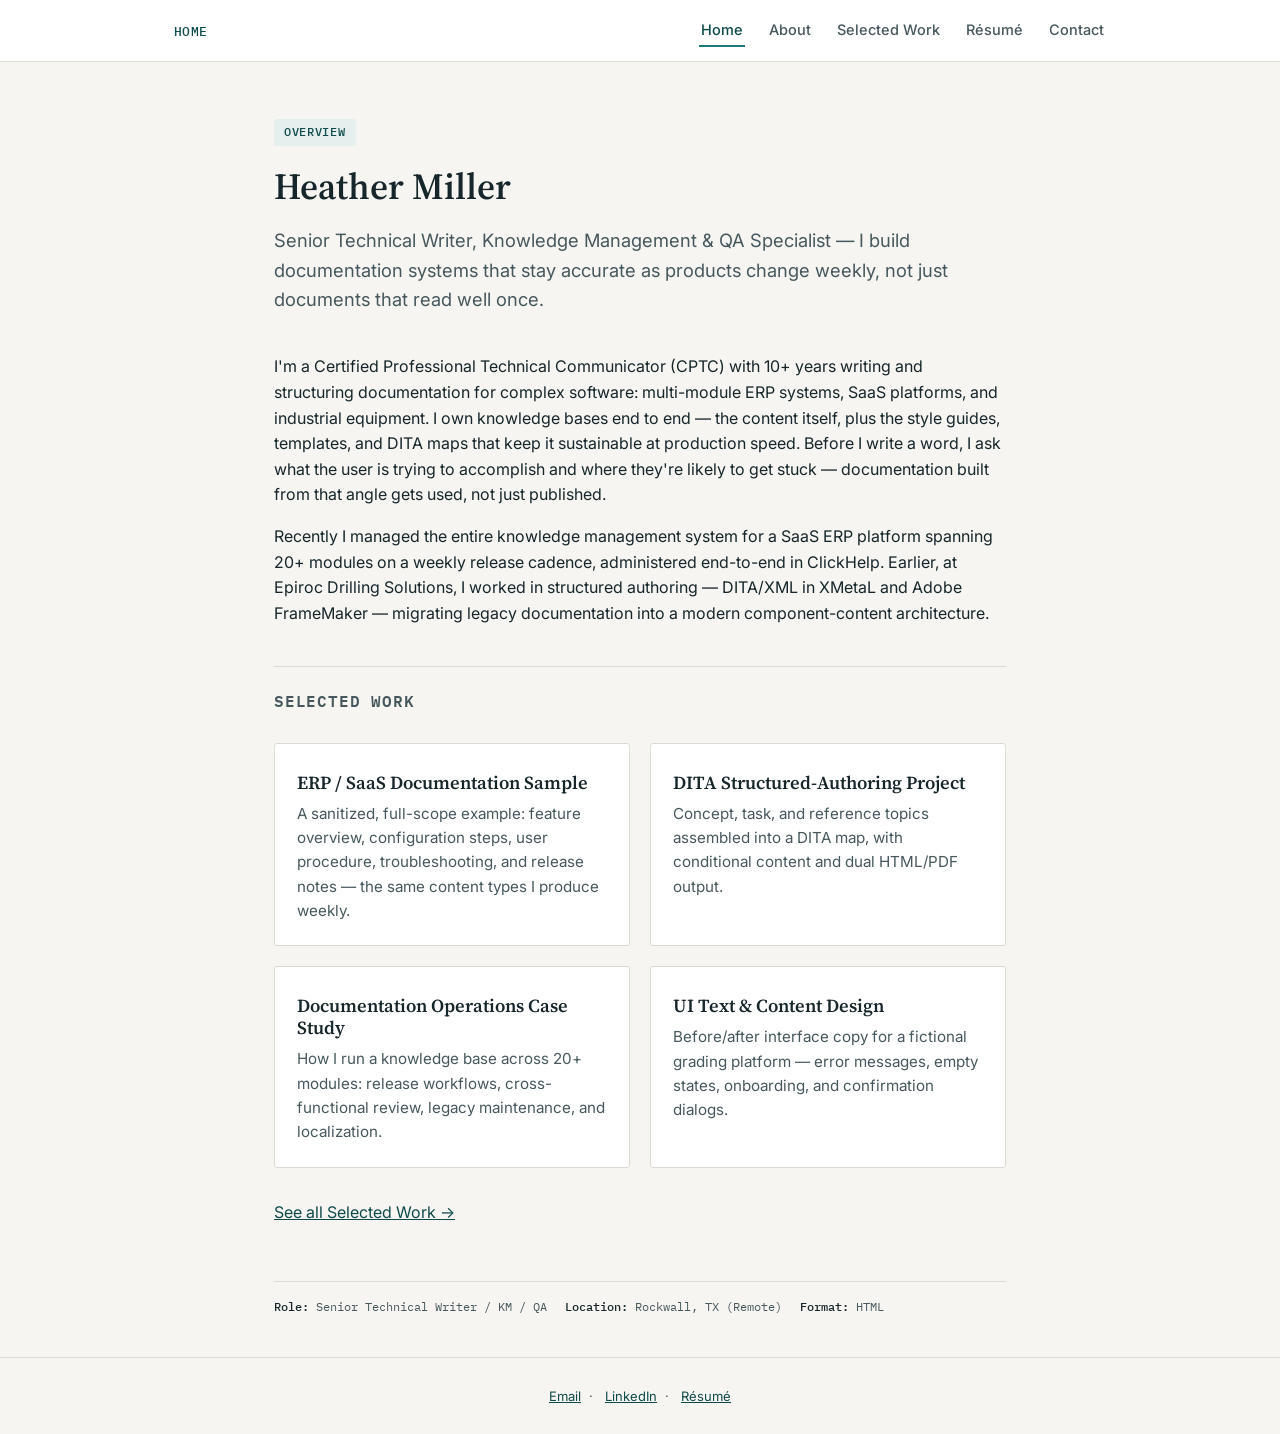
<file: index.html>
<!DOCTYPE html>
<html lang="en">
<head>
<meta charset="UTF-8">
<meta name="viewport" content="width=device-width, initial-scale=1.0">
<title>Heather Miller — Senior Technical Writer & QA</title>
<meta name="description" content="Senior Technical Writer specializing in structured authoring, ERP/SaaS documentation, knowledge management systems, and content QA.">
<link rel="stylesheet" href="style.css">
</head>
<body>

<div class="topbar">
  <div class="topbar-inner">
    <div class="breadcrumb"><span class="current">HOME</span></div>
    <nav class="mainnav">
      <a href="index.html" class="active">Home</a>
      <a href="about.html">About</a>
      <a href="work.html">Selected Work</a>
      <a href="resume.html">Résumé</a>
      <a href="contact.html">Contact</a>
    </nav>
  </div>
</div>

<main>
  <span class="badge overview">Overview</span>
  <h1 class="pagetitle">Heather Miller</h1>
  <p class="dek">Senior Technical Writer, Knowledge Management &amp; QA Specialist — I build documentation systems that stay accurate as products change weekly, not just documents that read well once.</p>

  <div class="section">
    <p>I'm a Certified Professional Technical Communicator (CPTC) with 10+ years writing and structuring documentation for complex software: multi-module ERP systems, SaaS platforms, and industrial equipment. I own knowledge bases end to end — the content itself, plus the style guides, templates, and DITA maps that keep it sustainable at production speed. Before I write a word, I ask what the user is trying to accomplish and where they're likely to get stuck — documentation built from that angle gets used, not just published.</p>
    <p>Recently I managed the entire knowledge management system for a SaaS ERP platform spanning 20+ modules on a weekly release cadence, administered end-to-end in ClickHelp. Earlier, at Epiroc Drilling Solutions, I worked in structured authoring — DITA/XML in XMetaL and Adobe FrameMaker — migrating legacy documentation into a modern component-content architecture.</p>
  </div>

  <div class="section">
    <h2 style="font-family:'IBM Plex Mono', monospace; font-size:1rem; text-transform:uppercase; letter-spacing:0.05em; color:var(--ink-soft); border-top:1px solid var(--line); padding-top:24px;">Selected Work</h2>
    <div class="card-grid">
      <a class="card" href="erp-saas-sample.html">
       <h3>ERP / SaaS Documentation Sample</h3>
        <p>A sanitized, full-scope example: feature overview, configuration steps, user procedure, troubleshooting, and release notes — the same content types I produce weekly.</p>
      </a>
      <a class="card" href="dita-sample.html">
       <h3>DITA Structured-Authoring Project</h3>
        <p>Concept, task, and reference topics assembled into a DITA map, with conditional content and dual HTML/PDF output.</p>
      </a>
      <a class="card" href="ops-case-study.html">
       <h3>Documentation Operations Case Study</h3>
        <p>How I run a knowledge base across 20+ modules: release workflows, cross-functional review, legacy maintenance, and localization.</p>
      </a>
      <a href="ui-text-sample.html" class="card">
  <h3>UI Text &amp; Content Design</h3>
  <p>Before/after interface copy for a fictional grading platform — error messages, empty states, onboarding, and confirmation dialogs.</p>
</a>
    </div>
    <p><a href="work.html">See all Selected Work →</a></p>
  </div>

    <div class="topic-footer">
    <span><strong>Role:</strong> Senior Technical Writer / KM / QA</span>
    <span><strong>Location:</strong> Rockwall, TX (Remote)</span>
    <span><strong>Format:</strong> HTML</span>
  </div>
</main>

<footer class="sitefooter">
  <a href="mailto:miller1218@outlook.com">Email</a>·
  <a href="https://www.linkedin.com/in/heather-m-8a455a157/" target="_blank" rel="noopener">LinkedIn</a>·
  <a href="resume.html">Résumé</a>
</footer>

</body>
</html>
</file>
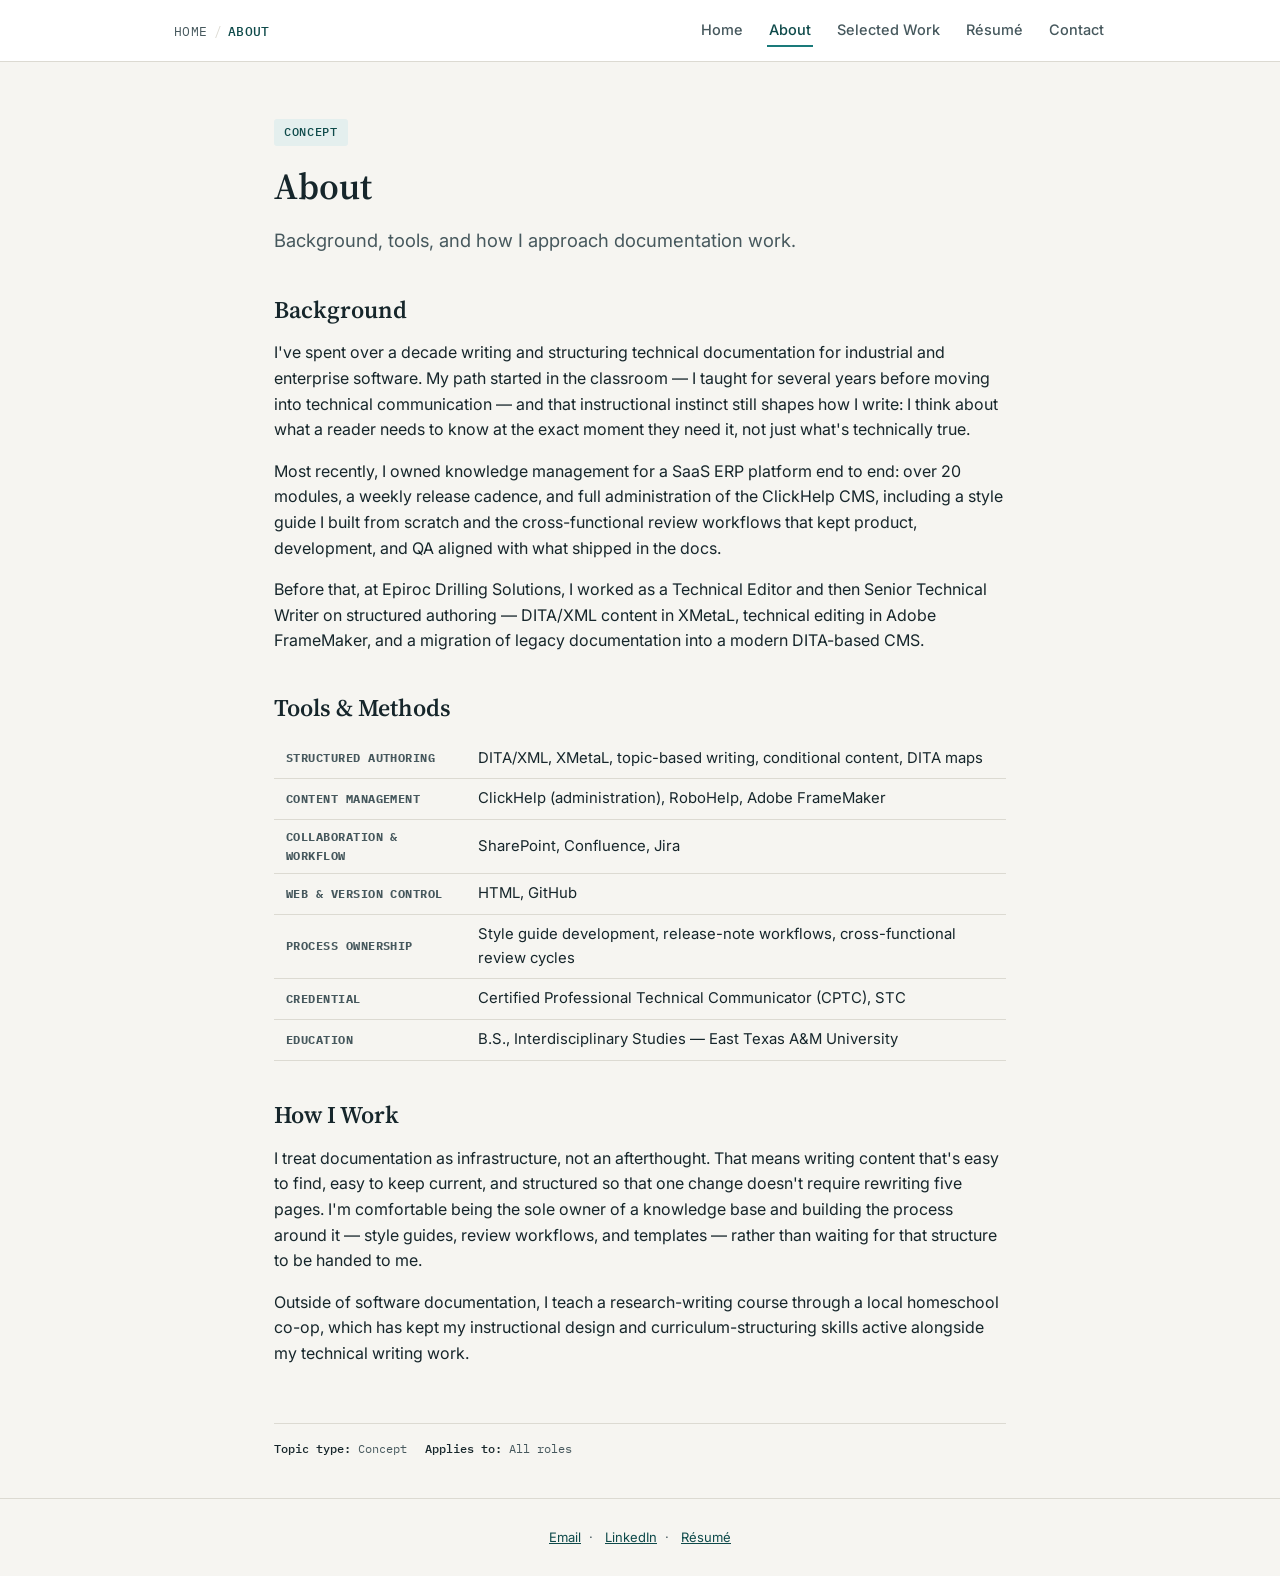
<file: about.html>
<!DOCTYPE html>
<html lang="en">
<head>
<meta charset="UTF-8">
<meta name="viewport" content="width=device-width, initial-scale=1.0">
<title>About — Heather Miller</title>
  <meta name="description" content="About Heather Miller, a Certified Professional Technical Communicator with 10+ years in structured authoring, ERP/SaaS documentation, and knowledge management.">
<link rel="stylesheet" href="style.css">
</head>
<body>

<div class="topbar">
  <div class="topbar-inner">
    <div class="breadcrumb"><a href="index.html">Home</a><span class="sep">/</span><span class="current">About</span></div>
    <nav class="mainnav">
      <a href="index.html">Home</a>
      <a href="about.html" class="active">About</a>
      <a href="work.html">Selected Work</a>
      <a href="resume.html">Résumé</a>
      <a href="contact.html">Contact</a>
    </nav>
  </div>
</div>

<main>
  <span class="badge concept">Concept</span>
  <h1 class="pagetitle">About</h1>
  <p class="dek">Background, tools, and how I approach documentation work.</p>

  <div class="section">
    <h2>Background</h2>
    <p>I've spent over a decade writing and structuring technical documentation for industrial and enterprise software. My path started in the classroom — I taught for several years before moving into technical communication — and that instructional instinct still shapes how I write: I think about what a reader needs to know at the exact moment they need it, not just what's technically true.</p>
    <p>Most recently, I owned knowledge management for a SaaS ERP platform end to end: over 20 modules, a weekly release cadence, and full administration of the ClickHelp CMS, including a style guide I built from scratch and the cross-functional review workflows that kept product, development, and QA aligned with what shipped in the docs.</p>
    <p>Before that, at Epiroc Drilling Solutions, I worked as a Technical Editor and then Senior Technical Writer on structured authoring — DITA/XML content in XMetaL, technical editing in Adobe FrameMaker, and a migration of legacy documentation into a modern DITA-based CMS.</p>
  </div>

  <div class="section">
    <h2>Tools &amp; Methods</h2>
    <table class="spec">
  <tr><th>Structured authoring</th><td>DITA/XML, XMetaL, topic-based writing, conditional content, DITA maps</td></tr>
  <tr><th>Content management</th><td>ClickHelp (administration), RoboHelp, Adobe FrameMaker</td></tr>
  <tr><th>Collaboration &amp; workflow</th><td>SharePoint, Confluence, Jira</td></tr>
  <tr><th>Web &amp; version control</th><td>HTML, GitHub</td></tr>
  <tr><th>Process ownership</th><td>Style guide development, release-note workflows, cross-functional review cycles</td></tr>
  <tr><th>Credential</th><td>Certified Professional Technical Communicator (CPTC), STC</td></tr>
  <tr><th>Education</th><td>B.S., Interdisciplinary Studies — East Texas A&amp;M University</td></tr>
</table>
  </div>

  <div class="section">
    <h2>How I Work</h2>
    <p>I treat documentation as infrastructure, not an afterthought. That means writing content that's easy to find, easy to keep current, and structured so that one change doesn't require rewriting five pages. I'm comfortable being the sole owner of a knowledge base and building the process around it — style guides, review workflows, and templates — rather than waiting for that structure to be handed to me.</p>
    <p>Outside of software documentation, I teach a research-writing course through a local homeschool co-op, which has kept my instructional design and curriculum-structuring skills active alongside my technical writing work.</p>
  </div>

  <div class="topic-footer">
    <span><strong>Topic type:</strong> Concept</span>
    <span><strong>Applies to:</strong> All roles</span>
  </div>
</main>

<footer class="sitefooter">
  <a href="mailto:miller1218@outlook.com">Email</a>·
  <a href="https://www.linkedin.com/in/heather-m-8a455a157/" target="_blank" rel="noopener">LinkedIn</a>·
  <a href="resume.html">Résumé</a>
</footer>

</body>
</html>
</file>
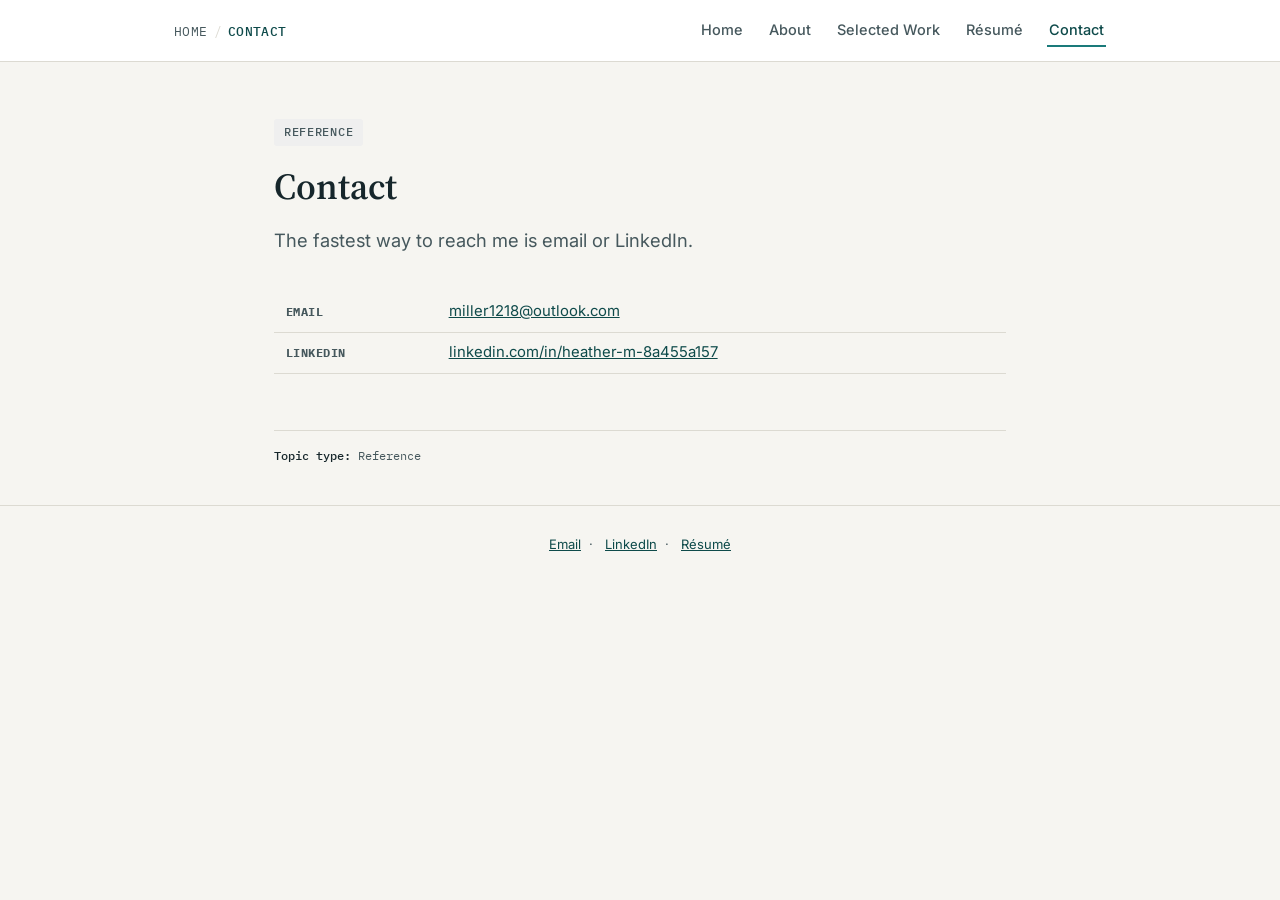
<file: contact.html>
<!DOCTYPE html>
<html lang="en">
<head>
<meta charset="UTF-8">
<meta name="viewport" content="width=device-width, initial-scale=1.0">
<title>Contact — Heather Miller</title>
  <meta name="description" content="Contact Heather Miller, Senior Technical Writer, Knowledge Management & QA Specialist, by email or LinkedIn.">
<link rel="stylesheet" href="style.css">
</head>
<body>

<div class="topbar">
  <div class="topbar-inner">
    <div class="breadcrumb"><a href="index.html">Home</a><span class="sep">/</span><span class="current">Contact</span></div>
    <nav class="mainnav">
      <a href="index.html">Home</a>
      <a href="about.html">About</a>
      <a href="work.html">Selected Work</a>
      <a href="resume.html">Résumé</a>
      <a href="contact.html" class="active">Contact</a>
    </nav>
  </div>
</div>

<main>
  <span class="badge reference">Reference</span>
  <h1 class="pagetitle">Contact</h1>
  <p class="dek">The fastest way to reach me is email or LinkedIn.</p>

  <table class="spec">
    <tr><th>Email</th><td><a href="mailto:miller1218@outlook.com">miller1218@outlook.com</a></td></tr>
    <tr><th>LinkedIn</th><td><a href="https://www.linkedin.com/in/heather-m-8a455a157/" target="_blank" rel="noopener">linkedin.com/in/heather-m-8a455a157</a></td></tr>
  </table>

  <div class="topic-footer">
    <span><strong>Topic type:</strong> Reference</span>
  </div>
</main>

<footer class="sitefooter">
  <a href="mailto:miller1218@outlook.com">Email</a>·
  <a href="https://www.linkedin.com/in/heather-m-8a455a157/" target="_blank" rel="noopener">LinkedIn</a>·
  <a href="resume.html">Résumé</a>
</footer>

</body>
</html>
</file>
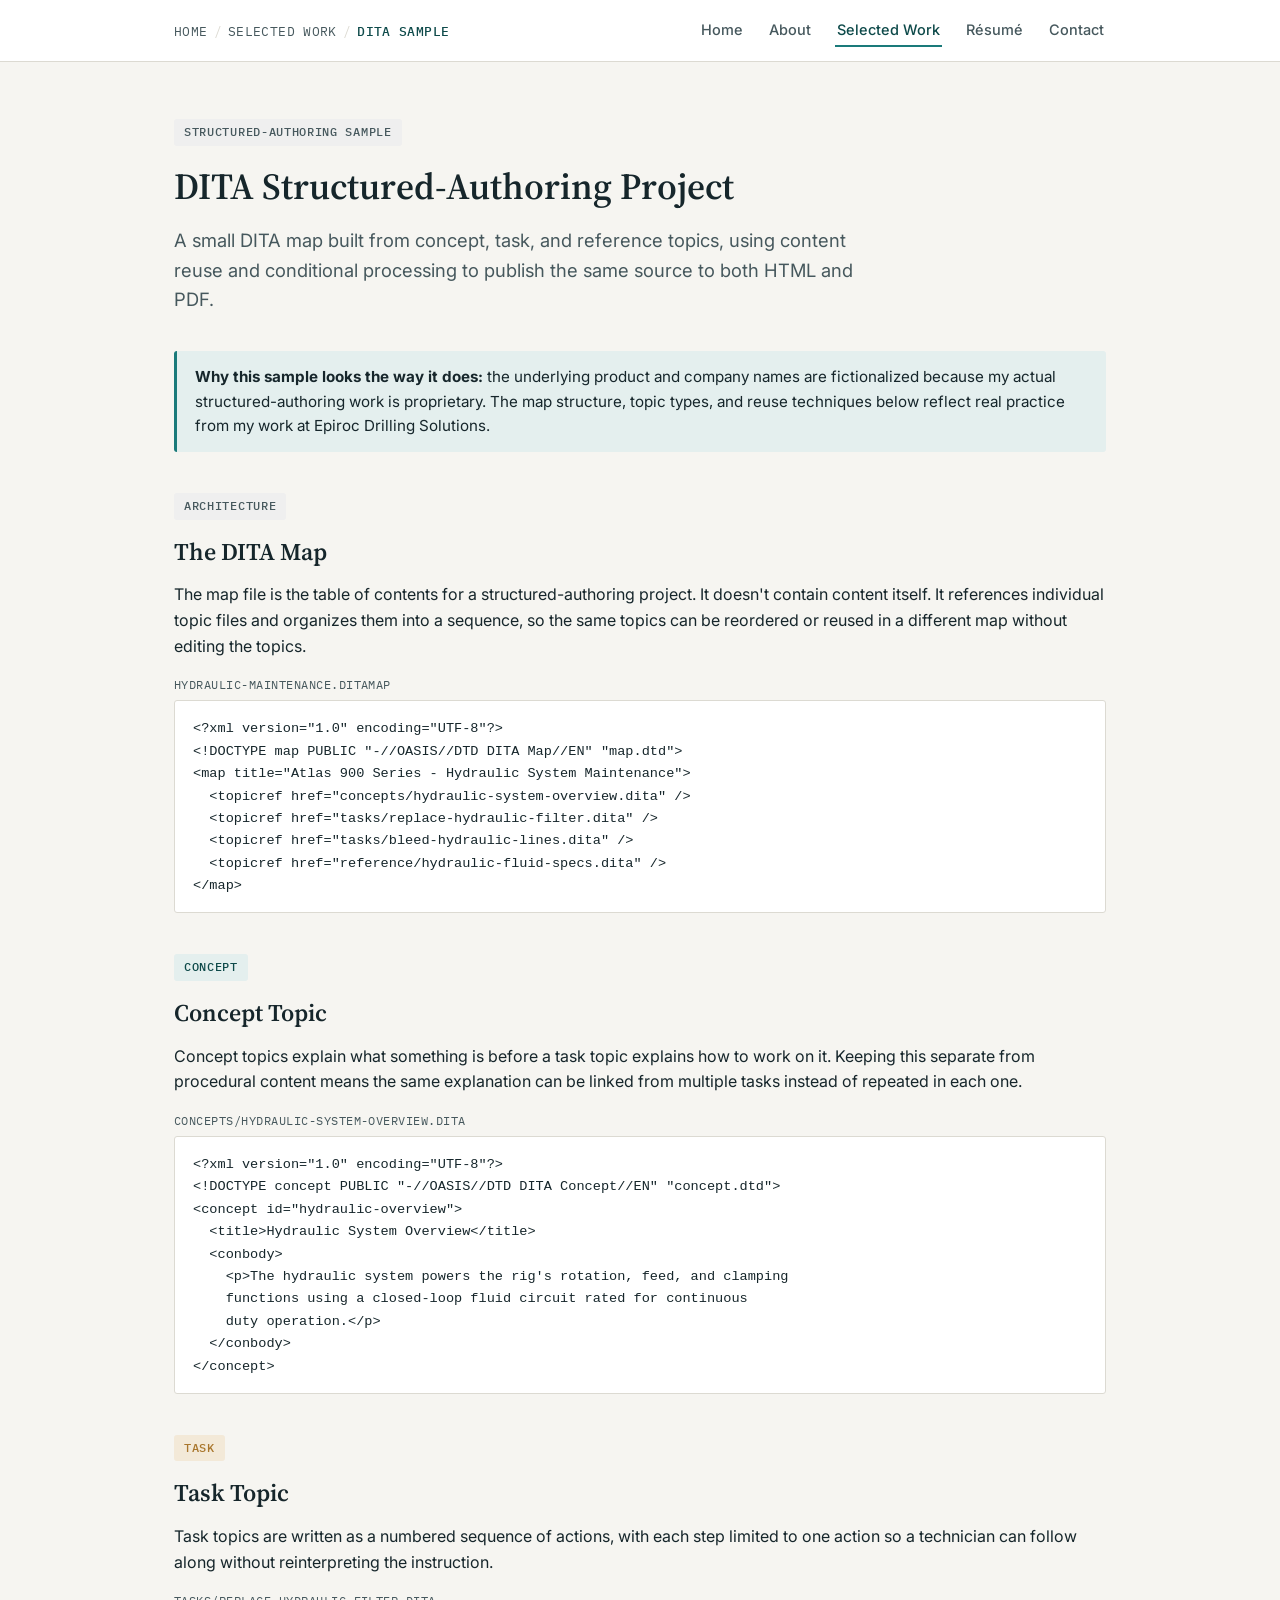
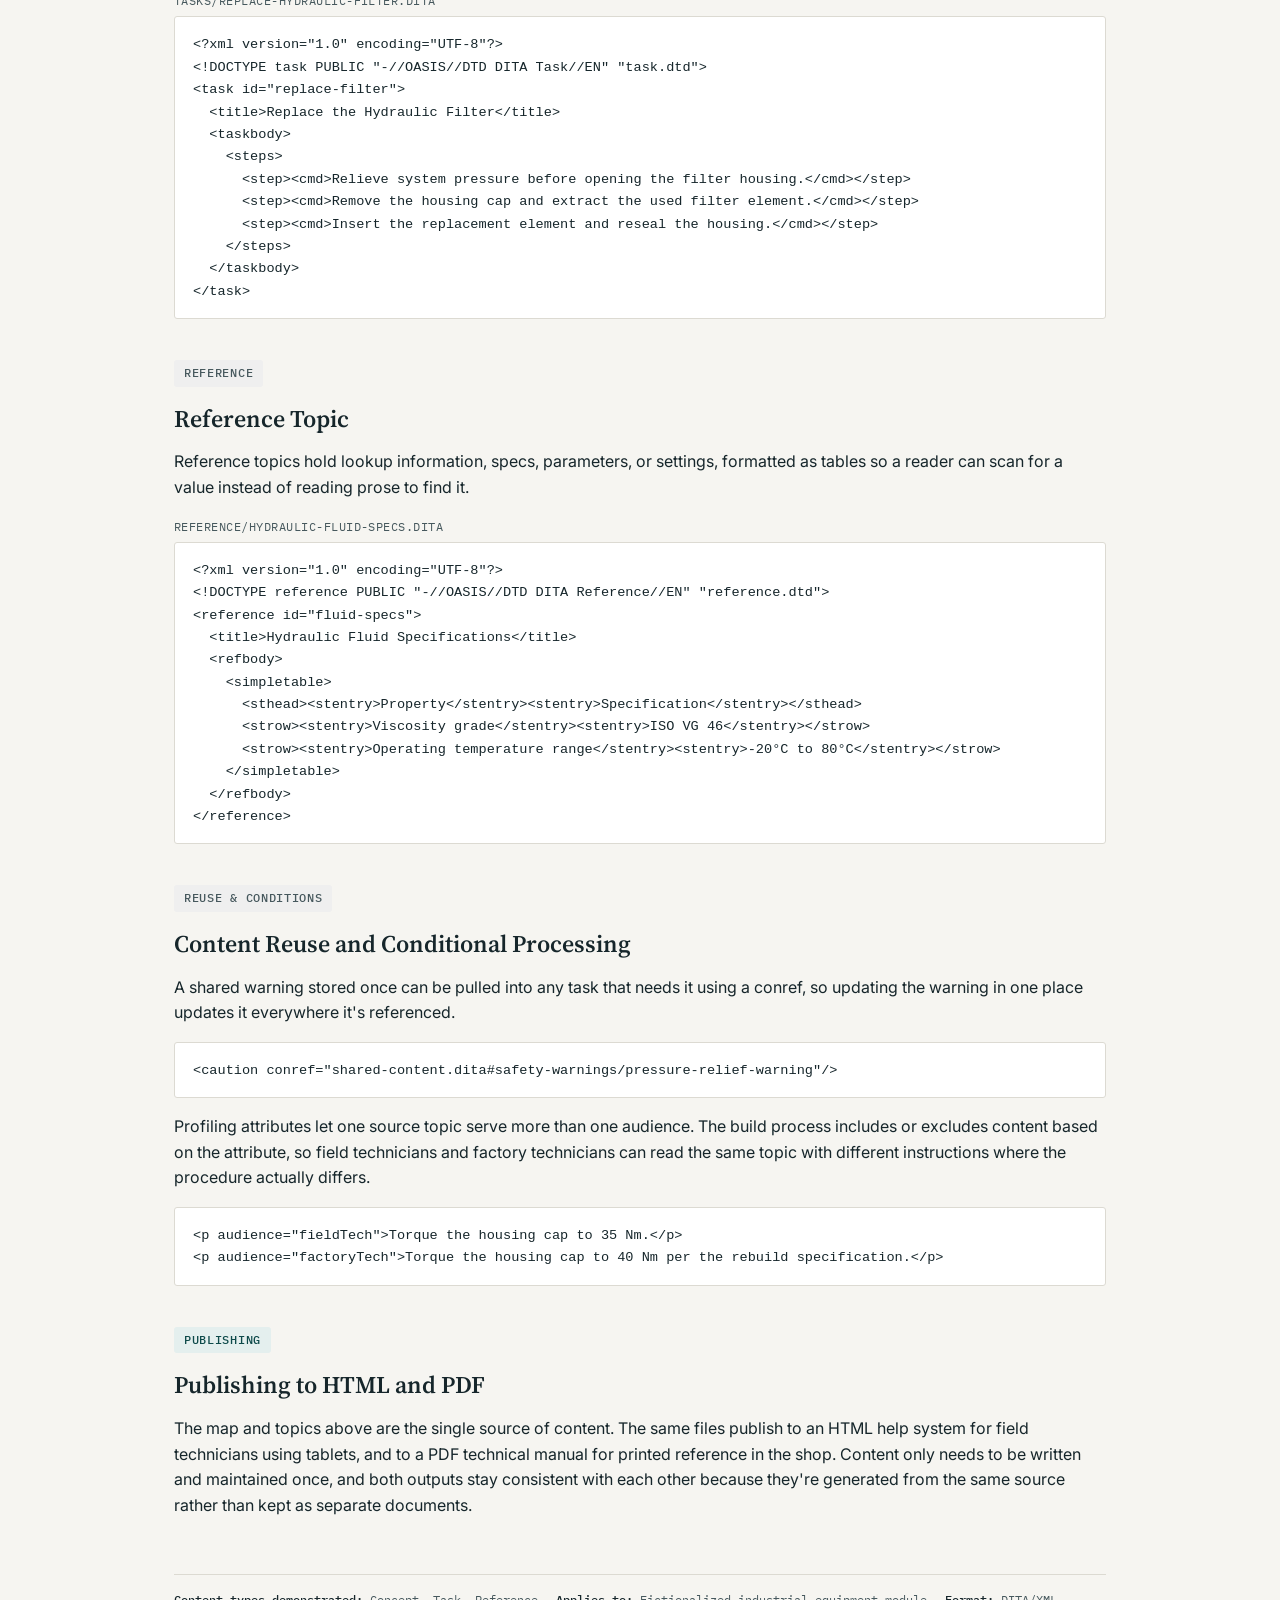
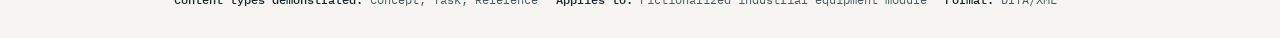
<file: dita-sample.html>
<!DOCTYPE html>
<html lang="en">
<head>
<meta charset="UTF-8">
<meta name="viewport" content="width=device-width, initial-scale=1.0">
<title>DITA Structured-Authoring Project — Heather Miller</title>
  <meta name="description" content="Sample DITA structured-authoring project by Heather Miller: concept, task, and reference topics with content reuse and dual HTML/PDF publishing.">
<link rel="stylesheet" href="style.css">
</head>
<body class="wide">

<div class="topbar">
  <div class="topbar-inner">
    <div class="breadcrumb"><a href="index.html">Home</a><span class="sep">/</span><a href="work.html">Selected Work</a><span class="sep">/</span><span class="current">DITA Sample</span></div>
    <nav class="mainnav">
      <a href="index.html">Home</a>
      <a href="about.html">About</a>
      <a href="work.html" class="active">Selected Work</a>
      <a href="resume.html">Résumé</a>
      <a href="contact.html">Contact</a>
    </nav>
  </div>
</div>

<main>
  <span class="badge reference">Structured-Authoring Sample</span>
  <h1 class="pagetitle">DITA Structured-Authoring Project</h1>
  <p class="dek">A small DITA map built from concept, task, and reference topics, using content reuse and conditional processing to publish the same source to both HTML and PDF.</p>

  <div class="callout">
    <strong>Why this sample looks the way it does:</strong> the underlying product and company names are fictionalized because my actual structured-authoring work is proprietary. The map structure, topic types, and reuse techniques below reflect real practice from my work at Epiroc Drilling Solutions.
  </div>

  <div class="section">
    <span class="badge reference">Architecture</span>
    <h2>The DITA Map</h2>
    <p>The map file is the table of contents for a structured-authoring project. It doesn't contain content itself. It references individual topic files and organizes them into a sequence, so the same topics can be reordered or reused in a different map without editing the topics.</p>
    <span class="code-label">hydraulic-maintenance.ditamap</span>
    <pre class="codeblock"><code>&lt;?xml version="1.0" encoding="UTF-8"?&gt;
&lt;!DOCTYPE map PUBLIC "-//OASIS//DTD DITA Map//EN" "map.dtd"&gt;
&lt;map title="Atlas 900 Series - Hydraulic System Maintenance"&gt;
  &lt;topicref href="concepts/hydraulic-system-overview.dita" /&gt;
  &lt;topicref href="tasks/replace-hydraulic-filter.dita" /&gt;
  &lt;topicref href="tasks/bleed-hydraulic-lines.dita" /&gt;
  &lt;topicref href="reference/hydraulic-fluid-specs.dita" /&gt;
&lt;/map&gt;</code></pre>
  </div>

  <div class="section">
    <span class="badge concept">Concept</span>
    <h2>Concept Topic</h2>
    <p>Concept topics explain what something is before a task topic explains how to work on it. Keeping this separate from procedural content means the same explanation can be linked from multiple tasks instead of repeated in each one.</p>
    <span class="code-label">concepts/hydraulic-system-overview.dita</span>
    <pre class="codeblock"><code>&lt;?xml version="1.0" encoding="UTF-8"?&gt;
&lt;!DOCTYPE concept PUBLIC "-//OASIS//DTD DITA Concept//EN" "concept.dtd"&gt;
&lt;concept id="hydraulic-overview"&gt;
  &lt;title&gt;Hydraulic System Overview&lt;/title&gt;
  &lt;conbody&gt;
    &lt;p&gt;The hydraulic system powers the rig's rotation, feed, and clamping
    functions using a closed-loop fluid circuit rated for continuous
    duty operation.&lt;/p&gt;
  &lt;/conbody&gt;
&lt;/concept&gt;</code></pre>
  </div>

  <div class="section">
    <span class="badge task">Task</span>
    <h2>Task Topic</h2>
    <p>Task topics are written as a numbered sequence of actions, with each step limited to one action so a technician can follow along without reinterpreting the instruction.</p>
    <span class="code-label">tasks/replace-hydraulic-filter.dita</span>
    <pre class="codeblock"><code>&lt;?xml version="1.0" encoding="UTF-8"?&gt;
&lt;!DOCTYPE task PUBLIC "-//OASIS//DTD DITA Task//EN" "task.dtd"&gt;
&lt;task id="replace-filter"&gt;
  &lt;title&gt;Replace the Hydraulic Filter&lt;/title&gt;
  &lt;taskbody&gt;
    &lt;steps&gt;
      &lt;step&gt;&lt;cmd&gt;Relieve system pressure before opening the filter housing.&lt;/cmd&gt;&lt;/step&gt;
      &lt;step&gt;&lt;cmd&gt;Remove the housing cap and extract the used filter element.&lt;/cmd&gt;&lt;/step&gt;
      &lt;step&gt;&lt;cmd&gt;Insert the replacement element and reseal the housing.&lt;/cmd&gt;&lt;/step&gt;
    &lt;/steps&gt;
  &lt;/taskbody&gt;
&lt;/task&gt;</code></pre>
  </div>

  <div class="section">
    <span class="badge reference">Reference</span>
    <h2>Reference Topic</h2>
    <p>Reference topics hold lookup information, specs, parameters, or settings, formatted as tables so a reader can scan for a value instead of reading prose to find it.</p>
    <span class="code-label">reference/hydraulic-fluid-specs.dita</span>
    <pre class="codeblock"><code>&lt;?xml version="1.0" encoding="UTF-8"?&gt;
&lt;!DOCTYPE reference PUBLIC "-//OASIS//DTD DITA Reference//EN" "reference.dtd"&gt;
&lt;reference id="fluid-specs"&gt;
  &lt;title&gt;Hydraulic Fluid Specifications&lt;/title&gt;
  &lt;refbody&gt;
    &lt;simpletable&gt;
      &lt;sthead&gt;&lt;stentry&gt;Property&lt;/stentry&gt;&lt;stentry&gt;Specification&lt;/stentry&gt;&lt;/sthead&gt;
      &lt;strow&gt;&lt;stentry&gt;Viscosity grade&lt;/stentry&gt;&lt;stentry&gt;ISO VG 46&lt;/stentry&gt;&lt;/strow&gt;
      &lt;strow&gt;&lt;stentry&gt;Operating temperature range&lt;/stentry&gt;&lt;stentry&gt;-20°C to 80°C&lt;/stentry&gt;&lt;/strow&gt;
    &lt;/simpletable&gt;
  &lt;/refbody&gt;
&lt;/reference&gt;</code></pre>
  </div>

  <div class="section">
    <span class="badge reference">Reuse &amp; Conditions</span>
    <h2>Content Reuse and Conditional Processing</h2>
    <p>A shared warning stored once can be pulled into any task that needs it using a conref, so updating the warning in one place updates it everywhere it's referenced.</p>
    <pre class="codeblock"><code>&lt;caution conref="shared-content.dita#safety-warnings/pressure-relief-warning"/&gt;</code></pre>
    <p>Profiling attributes let one source topic serve more than one audience. The build process includes or excludes content based on the attribute, so field technicians and factory technicians can read the same topic with different instructions where the procedure actually differs.</p>
    <pre class="codeblock"><code>&lt;p audience="fieldTech"&gt;Torque the housing cap to 35 Nm.&lt;/p&gt;
&lt;p audience="factoryTech"&gt;Torque the housing cap to 40 Nm per the rebuild specification.&lt;/p&gt;</code></pre>
  </div>

  <div class="section">
    <span class="badge overview">Publishing</span>
    <h2>Publishing to HTML and PDF</h2>
    <p>The map and topics above are the single source of content. The same files publish to an HTML help system for field technicians using tablets, and to a PDF technical manual for printed reference in the shop. Content only needs to be written and maintained once, and both outputs stay consistent with each other because they're generated from the same source rather than kept as separate documents.</p>
  </div>

  <div class="topic-footer">
    <span><strong>Content types demonstrated:</strong> Concept, Task, Reference</span>
    <span><strong>Applies to:</strong> Fictionalized industrial equipment module</span>
    <span><strong>Format:</strong> DITA/XML</span>
  </div>
</main>

<footer class="sitefooter">
  <a href="mailto:miller1218@outlook.com">Email</a>·
  <a href="https://www.linkedin.com/in/heather-m-8a455a157/" target="_blank" rel="noopener">LinkedIn</a>·
  <a href="resume.html">Résumé</a>
</footer>

</body>
</html>
</file>
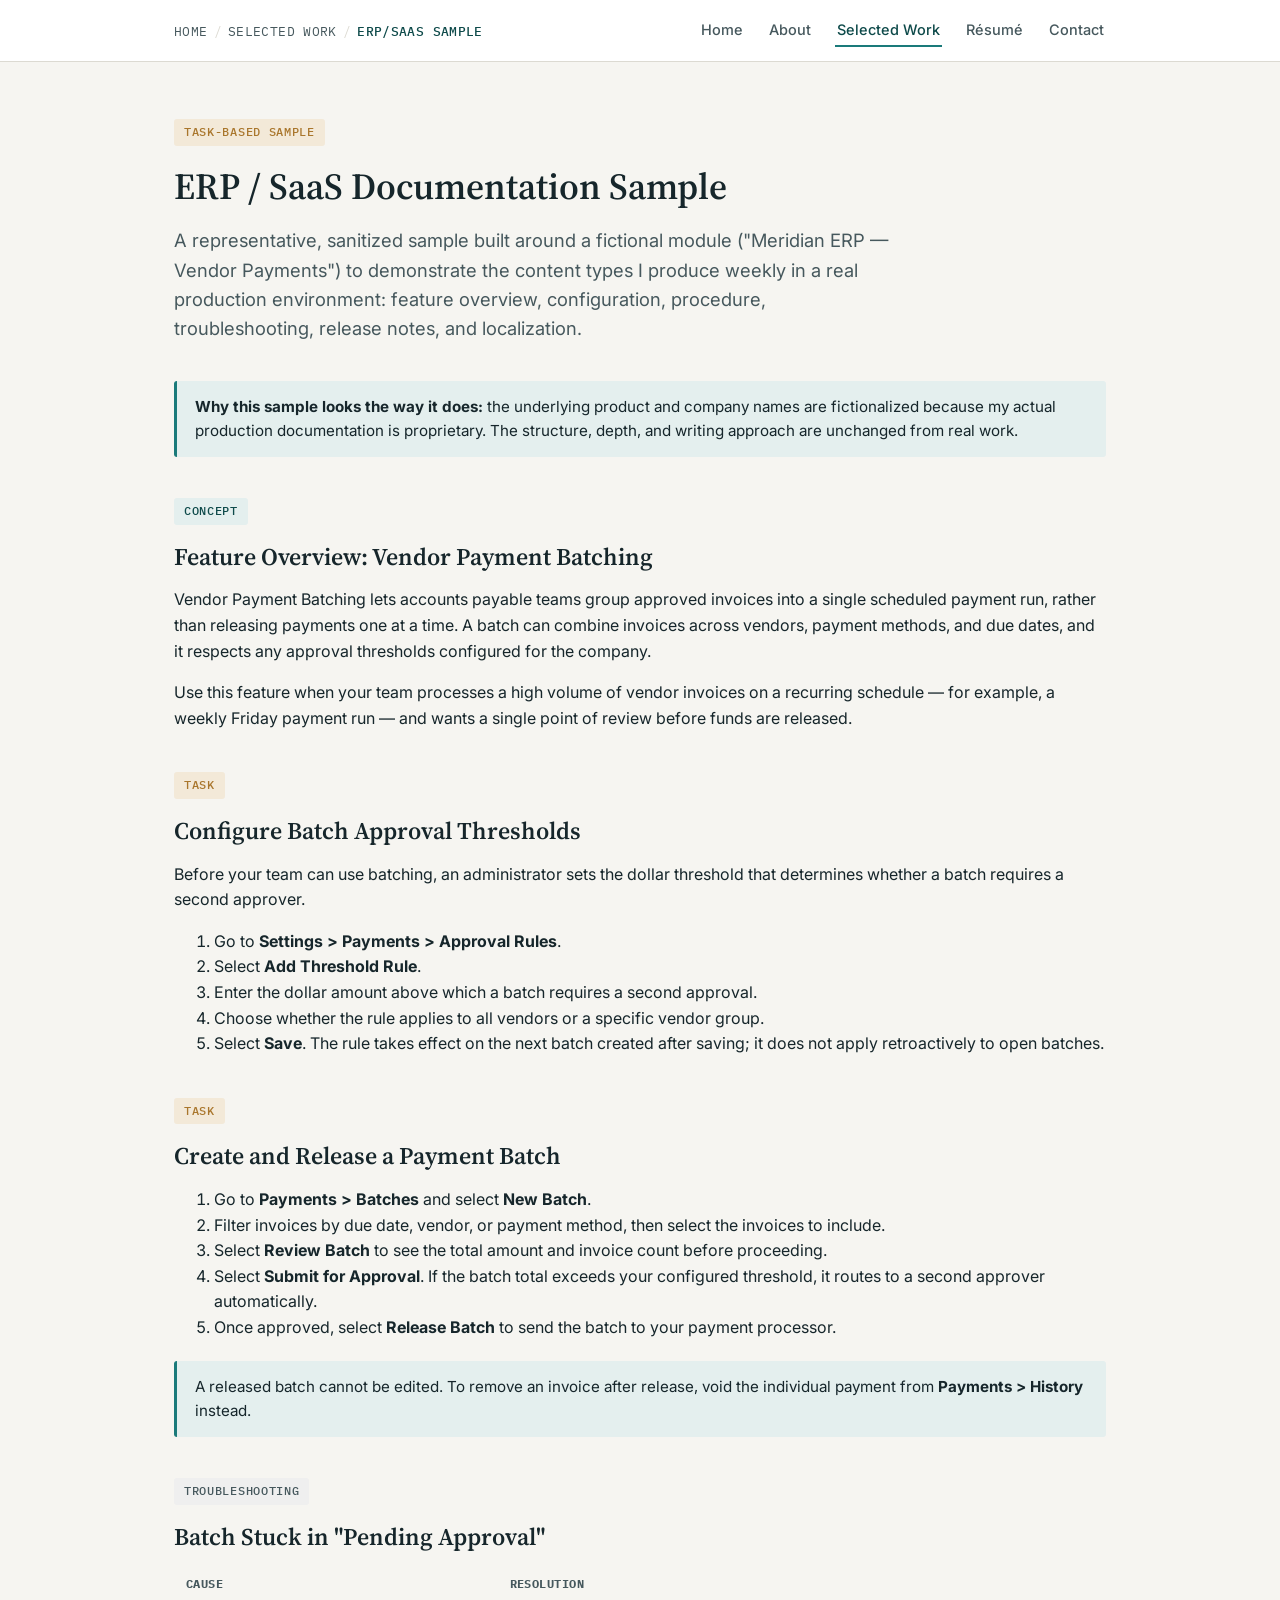
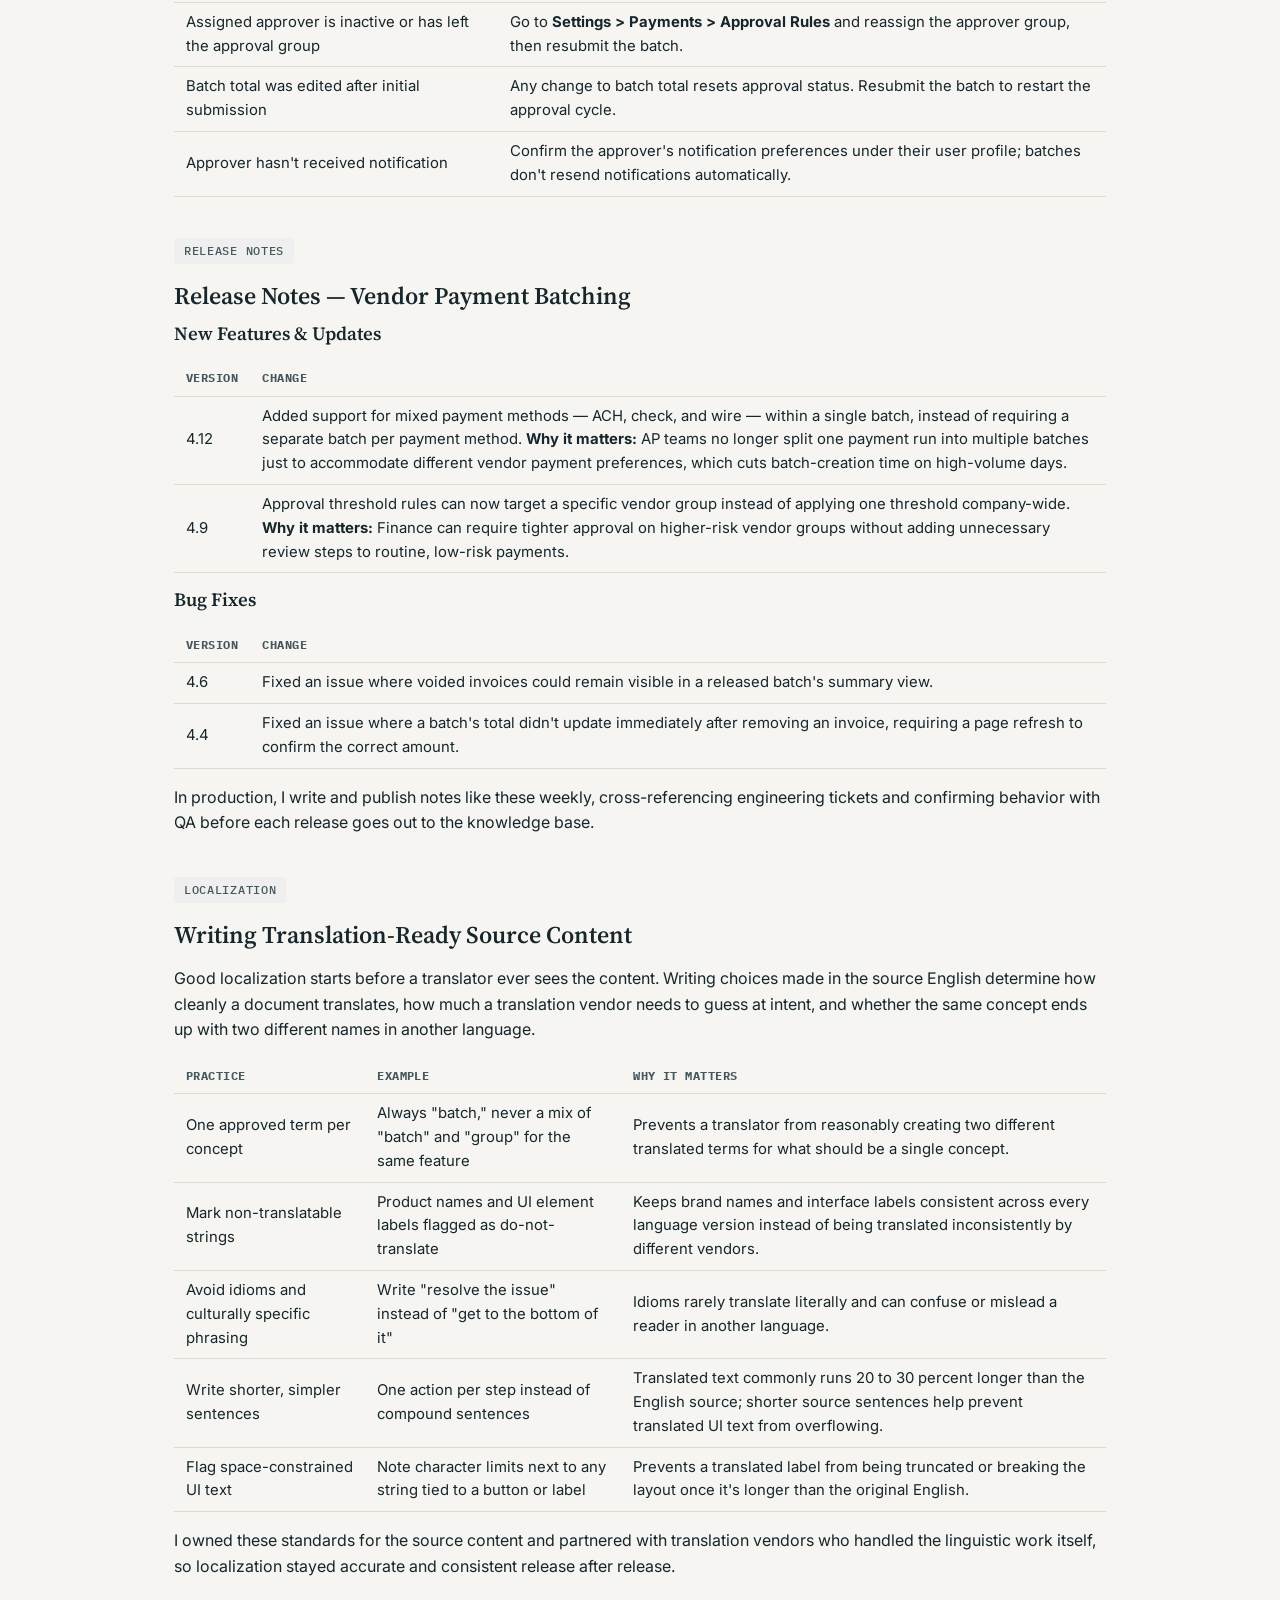
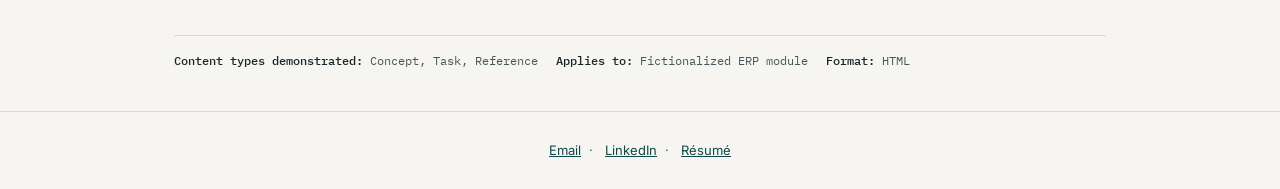
<file: erp-saas-sample.html>
<!DOCTYPE html>
<html lang="en">
<head>
<meta charset="UTF-8">
<meta name="viewport" content="width=device-width, initial-scale=1.0">
<title>ERP / SaaS Documentation Sample — Heather Miller</title>
  <meta name="description" content="Sample ERP/SaaS documentation by Heather Miller: feature overview, configuration, troubleshooting, release notes, and localization.">
<link rel="stylesheet" href="style.css">
</head>
<body class="wide">

<div class="topbar">
  <div class="topbar-inner">
    <div class="breadcrumb"><a href="index.html">Home</a><span class="sep">/</span><a href="work.html">Selected Work</a><span class="sep">/</span><span class="current">ERP/SaaS Sample</span></div>
    <nav class="mainnav">
      <a href="index.html">Home</a>
      <a href="about.html">About</a>
      <a href="work.html" class="active">Selected Work</a>
      <a href="resume.html">Résumé</a>
      <a href="contact.html">Contact</a>
    </nav>
  </div>
</div>

<main>
  <span class="badge task">Task-based Sample</span>
  <h1 class="pagetitle">ERP / SaaS Documentation Sample</h1>
  <p class="dek">A representative, sanitized sample built around a fictional module ("Meridian ERP — Vendor Payments") to demonstrate the content types I produce weekly in a real production environment: feature overview, configuration, procedure, troubleshooting, release notes, and localization.</p>

  <div class="callout">
    <strong>Why this sample looks the way it does:</strong> the underlying product and company names are fictionalized because my actual production documentation is proprietary. The structure, depth, and writing approach are unchanged from real work.
  </div>

  <div class="section">
    <span class="badge concept">Concept</span>
    <h2>Feature Overview: Vendor Payment Batching</h2>
    <p>Vendor Payment Batching lets accounts payable teams group approved invoices into a single scheduled payment run, rather than releasing payments one at a time. A batch can combine invoices across vendors, payment methods, and due dates, and it respects any approval thresholds configured for the company.</p>
    <p>Use this feature when your team processes a high volume of vendor invoices on a recurring schedule — for example, a weekly Friday payment run — and wants a single point of review before funds are released.</p>
  </div>

  <div class="section">
    <span class="badge task">Task</span>
    <h2>Configure Batch Approval Thresholds</h2>
    <p>Before your team can use batching, an administrator sets the dollar threshold that determines whether a batch requires a second approver.</p>
    <ol class="tight">
      <li>Go to <strong>Settings &gt; Payments &gt; Approval Rules</strong>.</li>
      <li>Select <strong>Add Threshold Rule</strong>.</li>
      <li>Enter the dollar amount above which a batch requires a second approval.</li>
      <li>Choose whether the rule applies to all vendors or a specific vendor group.</li>
      <li>Select <strong>Save</strong>. The rule takes effect on the next batch created after saving; it does not apply retroactively to open batches.</li>
    </ol>
  </div>

  <div class="section">
    <span class="badge task">Task</span>
    <h2>Create and Release a Payment Batch</h2>
    <ol class="tight">
      <li>Go to <strong>Payments &gt; Batches</strong> and select <strong>New Batch</strong>.</li>
      <li>Filter invoices by due date, vendor, or payment method, then select the invoices to include.</li>
      <li>Select <strong>Review Batch</strong> to see the total amount and invoice count before proceeding.</li>
      <li>Select <strong>Submit for Approval</strong>. If the batch total exceeds your configured threshold, it routes to a second approver automatically.</li>
      <li>Once approved, select <strong>Release Batch</strong> to send the batch to your payment processor.</li>
    </ol>
    <div class="callout">A released batch cannot be edited. To remove an invoice after release, void the individual payment from <strong>Payments &gt; History</strong> instead.</div>
  </div>

  <div class="section">
    <span class="badge reference">Troubleshooting</span>
    <h2>Batch Stuck in "Pending Approval"</h2>
    <table class="spec">
      <tr><th>Cause</th><th>Resolution</th></tr>
      <tr><td>Assigned approver is inactive or has left the approval group</td><td>Go to <strong>Settings &gt; Payments &gt; Approval Rules</strong> and reassign the approver group, then resubmit the batch.</td></tr>
      <tr><td>Batch total was edited after initial submission</td><td>Any change to batch total resets approval status. Resubmit the batch to restart the approval cycle.</td></tr>
      <tr><td>Approver hasn't received notification</td><td>Confirm the approver's notification preferences under their user profile; batches don't resend notifications automatically.</td></tr>
    </table>
  </div>

  <div class="section">
    <span class="badge reference">Release Notes</span>
    <h2>Release Notes — Vendor Payment Batching</h2>

    <h3>New Features &amp; Updates</h3>
    <table class="spec">
      <tr><th>Version</th><th>Change</th></tr>
      <tr><td>4.12</td><td>Added support for mixed payment methods — ACH, check, and wire — within a single batch, instead of requiring a separate batch per payment method. <strong>Why it matters:</strong> AP teams no longer split one payment run into multiple batches just to accommodate different vendor payment preferences, which cuts batch-creation time on high-volume days.</td></tr>
      <tr><td>4.9</td><td>Approval threshold rules can now target a specific vendor group instead of applying one threshold company-wide. <strong>Why it matters:</strong> Finance can require tighter approval on higher-risk vendor groups without adding unnecessary review steps to routine, low-risk payments.</td></tr>
    </table>

    <h3>Bug Fixes</h3>
    <table class="spec">
      <tr><th>Version</th><th>Change</th></tr>
      <tr><td>4.6</td><td>Fixed an issue where voided invoices could remain visible in a released batch's summary view.</td></tr>
      <tr><td>4.4</td><td>Fixed an issue where a batch's total didn't update immediately after removing an invoice, requiring a page refresh to confirm the correct amount.</td></tr>
    </table>

    <p>In production, I write and publish notes like these weekly, cross-referencing engineering tickets and confirming behavior with QA before each release goes out to the knowledge base.</p>
  </div>

  <div class="section">
    <span class="badge reference">Localization</span>
    <h2>Writing Translation-Ready Source Content</h2>
    <p>Good localization starts before a translator ever sees the content. Writing choices made in the source English determine how cleanly a document translates, how much a translation vendor needs to guess at intent, and whether the same concept ends up with two different names in another language.</p>
    <table class="spec">
      <tr><th>Practice</th><th>Example</th><th>Why It Matters</th></tr>
      <tr><td>One approved term per concept</td><td>Always "batch," never a mix of "batch" and "group" for the same feature</td><td>Prevents a translator from reasonably creating two different translated terms for what should be a single concept.</td></tr>
      <tr><td>Mark non-translatable strings</td><td>Product names and UI element labels flagged as do-not-translate</td><td>Keeps brand names and interface labels consistent across every language version instead of being translated inconsistently by different vendors.</td></tr>
      <tr><td>Avoid idioms and culturally specific phrasing</td><td>Write "resolve the issue" instead of "get to the bottom of it"</td><td>Idioms rarely translate literally and can confuse or mislead a reader in another language.</td></tr>
      <tr><td>Write shorter, simpler sentences</td><td>One action per step instead of compound sentences</td><td>Translated text commonly runs 20 to 30 percent longer than the English source; shorter source sentences help prevent translated UI text from overflowing.</td></tr>
      <tr><td>Flag space-constrained UI text</td><td>Note character limits next to any string tied to a button or label</td><td>Prevents a translated label from being truncated or breaking the layout once it's longer than the original English.</td></tr>
    </table>
    <p>I owned these standards for the source content and partnered with translation vendors who handled the linguistic work itself, so localization stayed accurate and consistent release after release.</p>
  </div>

  <div class="topic-footer">
    <span><strong>Content types demonstrated:</strong> Concept, Task, Reference</span>
    <span><strong>Applies to:</strong> Fictionalized ERP module</span>
    <span><strong>Format:</strong> HTML</span>
  </div>
</main>

<footer class="sitefooter">
  <a href="mailto:miller1218@outlook.com">Email</a>·
  <a href="https://www.linkedin.com/in/heather-m-8a455a157/" target="_blank" rel="noopener">LinkedIn</a>·
  <a href="resume.html">Résumé</a>
</footer>

</body>
</html>
</file>
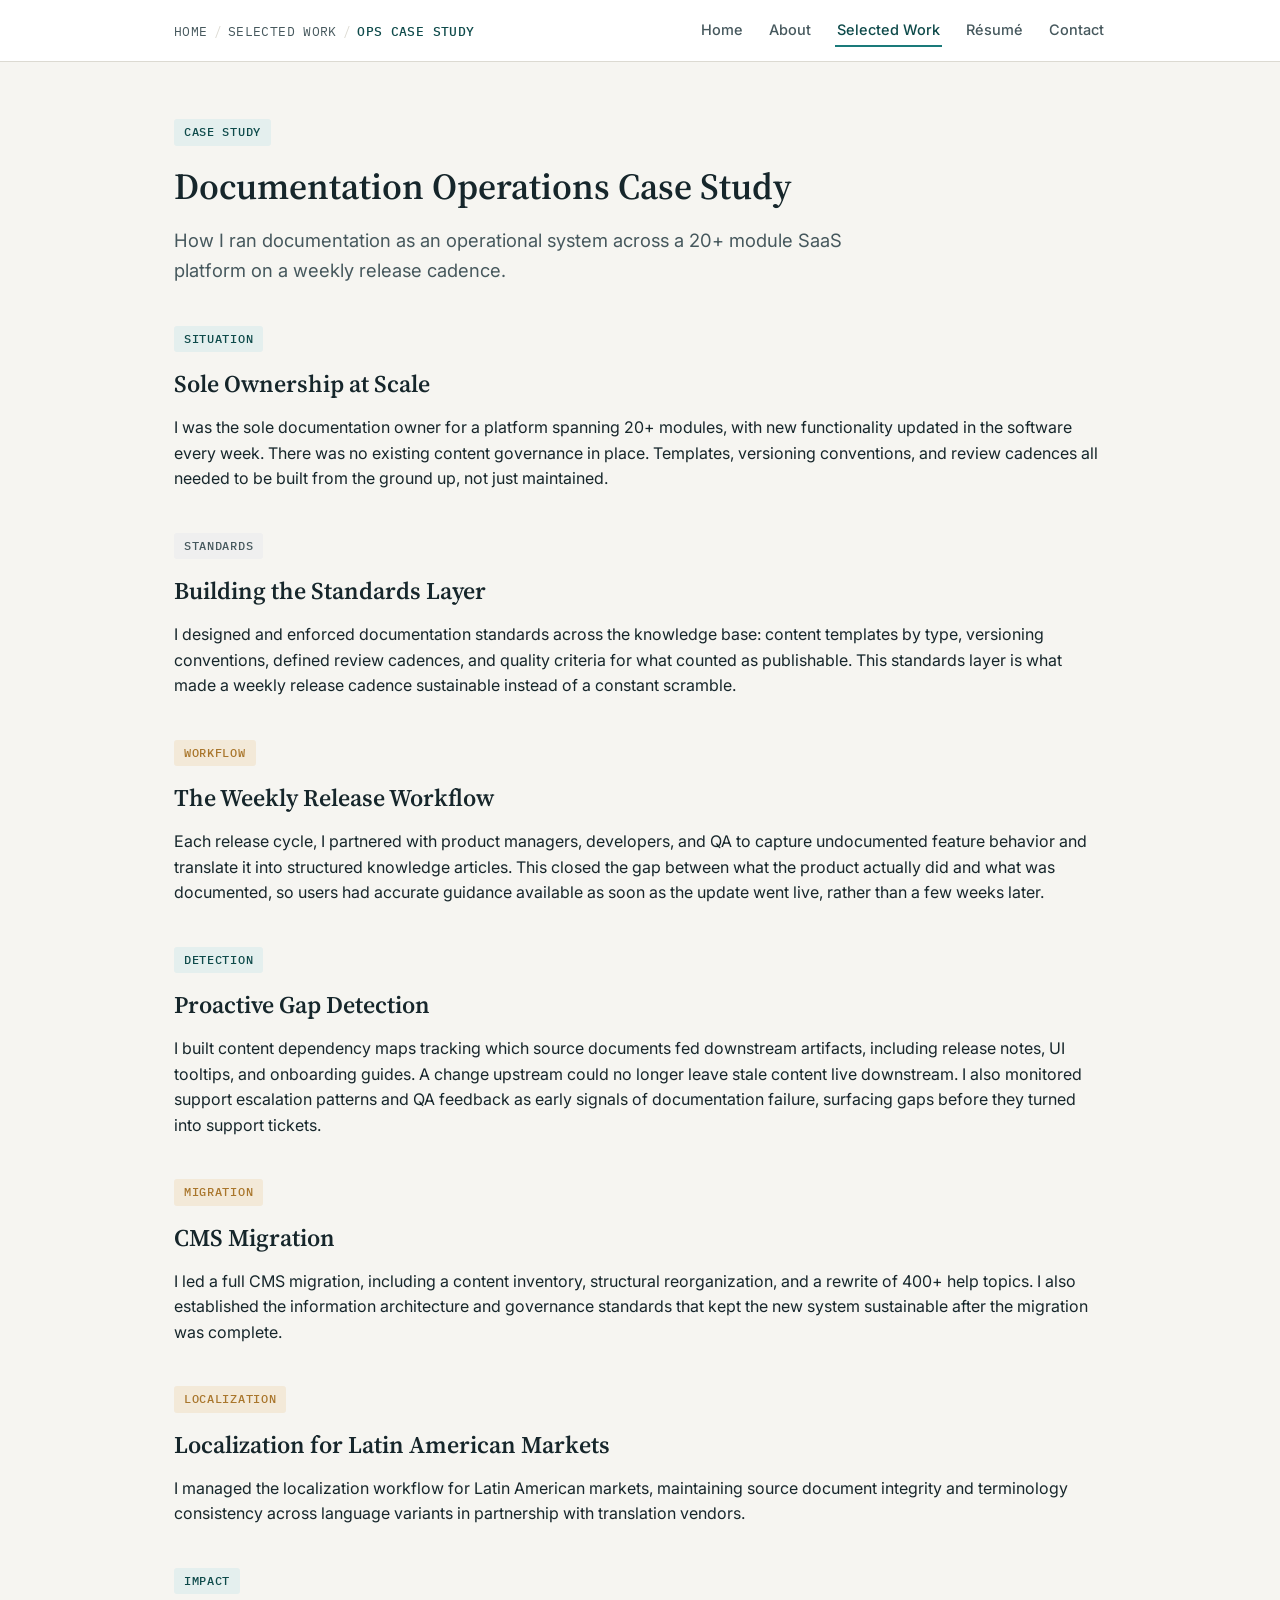
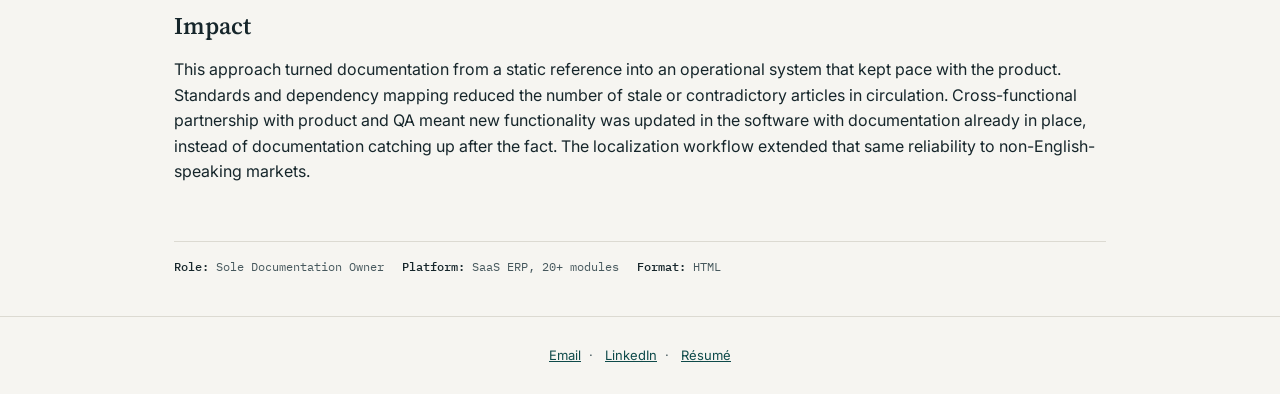
<file: ops-case-study.html>
<!DOCTYPE html>
<html lang="en">
<head>
<meta charset="UTF-8">
<meta name="viewport" content="width=device-width, initial-scale=1.0">
<title>Documentation Operations Case Study — Heather Miller</title>
  <meta name="description" content="Case study by Heather Miller: running a 20+ module documentation knowledge base on a weekly release cadence.">
<link rel="stylesheet" href="style.css">
</head>
<body class="wide">

<div class="topbar">
  <div class="topbar-inner">
    <div class="breadcrumb"><a href="index.html">Home</a><span class="sep">/</span><a href="work.html">Selected Work</a><span class="sep">/</span><span class="current">Ops Case Study</span></div>
    <nav class="mainnav">
      <a href="index.html">Home</a>
      <a href="about.html">About</a>
      <a href="work.html" class="active">Selected Work</a>
      <a href="resume.html">Résumé</a>
      <a href="contact.html">Contact</a>
    </nav>
  </div>
</div>

<main>
  <span class="badge overview">Case Study</span>
  <h1 class="pagetitle">Documentation Operations Case Study</h1>
  <p class="dek">How I ran documentation as an operational system across a 20+ module SaaS platform on a weekly release cadence.</p>

  <div class="section">
    <span class="badge overview">Situation</span>
    <h2>Sole Ownership at Scale</h2>
    <p>I was the sole documentation owner for a platform spanning 20+ modules, with new functionality updated in the software every week. There was no existing content governance in place. Templates, versioning conventions, and review cadences all needed to be built from the ground up, not just maintained.</p>
  </div>

  <div class="section">
    <span class="badge reference">Standards</span>
    <h2>Building the Standards Layer</h2>
    <p>I designed and enforced documentation standards across the knowledge base: content templates by type, versioning conventions, defined review cadences, and quality criteria for what counted as publishable. This standards layer is what made a weekly release cadence sustainable instead of a constant scramble.</p>
  </div>

  <div class="section">
    <span class="badge task">Workflow</span>
    <h2>The Weekly Release Workflow</h2>
    <p>Each release cycle, I partnered with product managers, developers, and QA to capture undocumented feature behavior and translate it into structured knowledge articles. This closed the gap between what the product actually did and what was documented, so users had accurate guidance available as soon as the update went live, rather than a few weeks later.</p>
  </div>

  <div class="section">
    <span class="badge concept">Detection</span>
    <h2>Proactive Gap Detection</h2>
    <p>I built content dependency maps tracking which source documents fed downstream artifacts, including release notes, UI tooltips, and onboarding guides. A change upstream could no longer leave stale content live downstream. I also monitored support escalation patterns and QA feedback as early signals of documentation failure, surfacing gaps before they turned into support tickets.</p>
  </div>

  <div class="section">
    <span class="badge task">Migration</span>
    <h2>CMS Migration</h2>
    <p>I led a full CMS migration, including a content inventory, structural reorganization, and a rewrite of 400+ help topics. I also established the information architecture and governance standards that kept the new system sustainable after the migration was complete.</p>
  </div>

  <div class="section">
    <span class="badge task">Localization</span>
    <h2>Localization for Latin American Markets</h2>
    <p>I managed the localization workflow for Latin American markets, maintaining source document integrity and terminology consistency across language variants in partnership with translation vendors.</p>
  </div>

  <div class="section">
    <span class="badge overview">Impact</span>
    <h2>Impact</h2>
    <p>This approach turned documentation from a static reference into an operational system that kept pace with the product. Standards and dependency mapping reduced the number of stale or contradictory articles in circulation. Cross-functional partnership with product and QA meant new functionality was updated in the software with documentation already in place, instead of documentation catching up after the fact. The localization workflow extended that same reliability to non-English-speaking markets.</p>
  </div>

  <div class="topic-footer">
    <span><strong>Role:</strong> Sole Documentation Owner</span>
    <span><strong>Platform:</strong> SaaS ERP, 20+ modules</span>
    <span><strong>Format:</strong> HTML</span>
  </div>
</main>

<footer class="sitefooter">
  <a href="mailto:miller1218@outlook.com">Email</a>·
  <a href="https://www.linkedin.com/in/heather-m-8a455a157/" target="_blank" rel="noopener">LinkedIn</a>·
  <a href="resume.html">Résumé</a>
</footer>

</body>
</html>
</file>
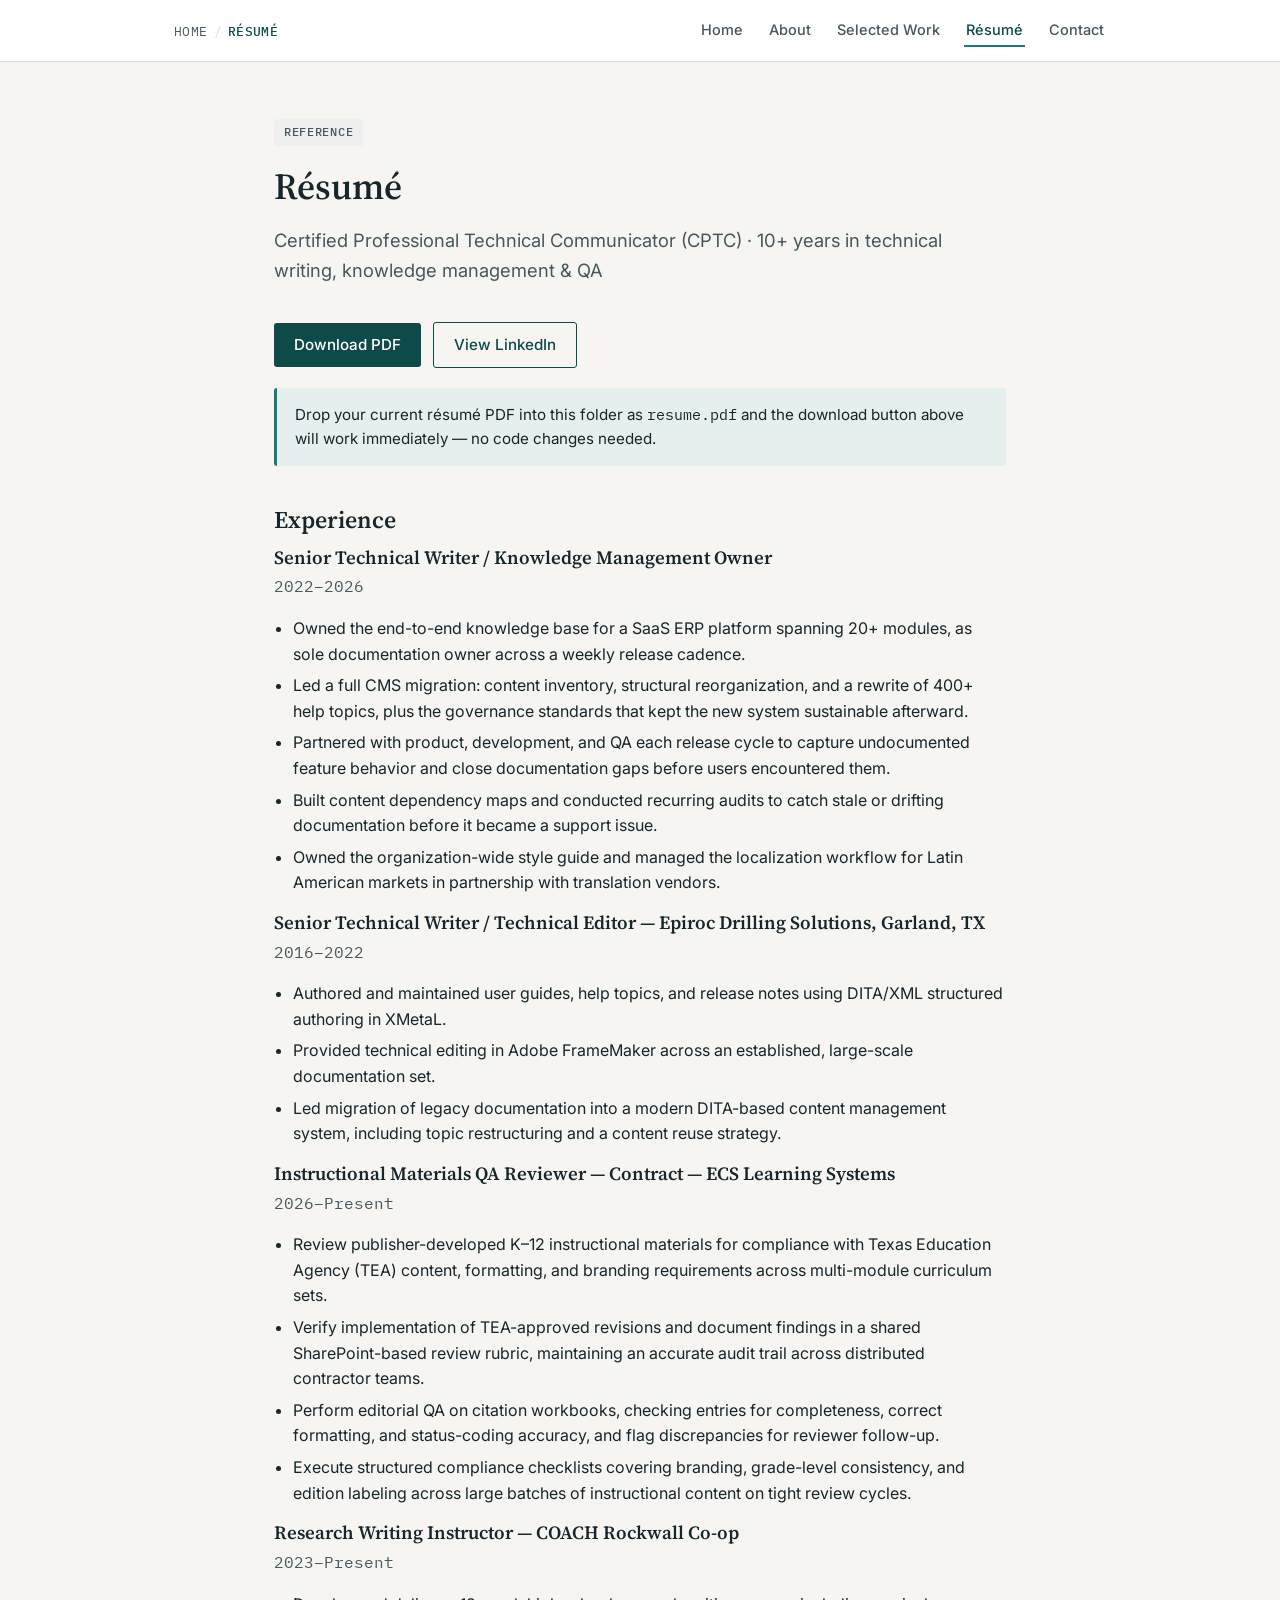
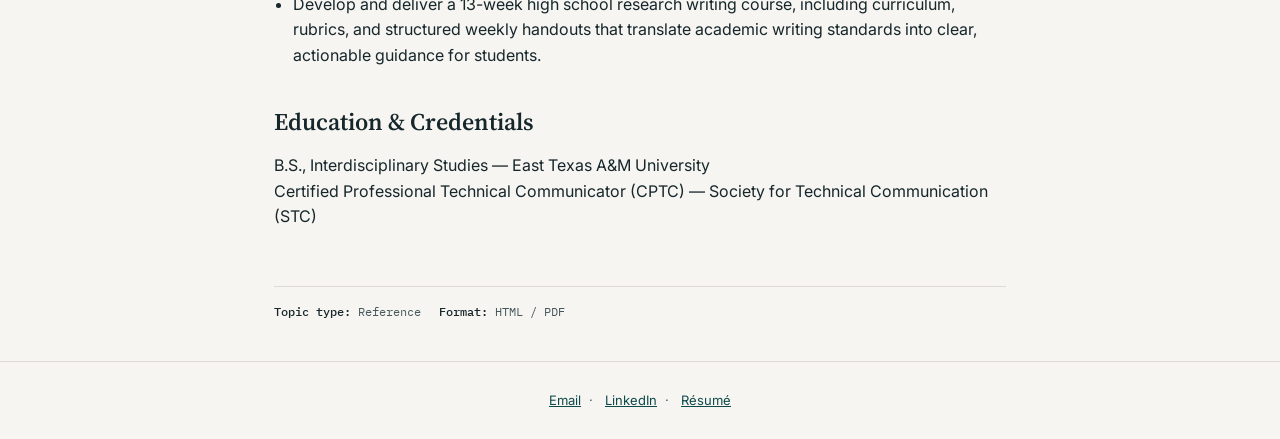
<file: resume.html>
<!DOCTYPE html>
<html lang="en">
<head>
<meta charset="UTF-8">
<meta name="viewport" content="width=device-width, initial-scale=1.0">
<title>Résumé — Heather Miller</title>
<meta name="description" content="Résumé for Heather Miller, Certified Professional Technical Communicator and Senior Technical Writer with 10+ years in ERP/SaaS documentation and knowledge management.">
<link rel="stylesheet" href="style.css">
</head>
<body>

<div class="topbar">
  <div class="topbar-inner">
    <div class="breadcrumb"><a href="index.html">Home</a><span class="sep">/</span><span class="current">Résumé</span></div>
    <nav class="mainnav">
      <a href="index.html">Home</a>
      <a href="about.html">About</a>
      <a href="work.html">Selected Work</a>
      <a href="resume.html" class="active">Résumé</a>
      <a href="contact.html">Contact</a>
    </nav>
  </div>
</div>

<main>
  <span class="badge reference">Reference</span>
  <h1 class="pagetitle">Résumé</h1>
  <p class="dek">Certified Professional Technical Communicator (CPTC) · 10+ years in technical writing, knowledge management &amp; QA</p>

  <p><a class="btn" href="resume.pdf" download>Download PDF</a>
  &nbsp; <a class="btn ghost" href="https://www.linkedin.com/in/heather-m-8a455a157/" target="_blank" rel="noopener">View LinkedIn</a></p>

  <div class="callout">
    Drop your current résumé PDF into this folder as <span class="mono">resume.pdf</span> and the download button above will work immediately — no code changes needed.
  </div>

  <div class="section">
    <h2>Experience</h2>

    <h3>Senior Technical Writer / Knowledge Management Owner</h3>
    <p class="mono" style="color:var(--ink-soft); margin:-4px 0 10px;">2022–2026</p>
    <ul class="tight">
      <li>Owned the end-to-end knowledge base for a SaaS ERP platform spanning 20+ modules, as sole documentation owner across a weekly release cadence.</li>
      <li>Led a full CMS migration: content inventory, structural reorganization, and a rewrite of 400+ help topics, plus the governance standards that kept the new system sustainable afterward.</li>
      <li>Partnered with product, development, and QA each release cycle to capture undocumented feature behavior and close documentation gaps before users encountered them.</li>
      <li>Built content dependency maps and conducted recurring audits to catch stale or drifting documentation before it became a support issue.</li>
      <li>Owned the organization-wide style guide and managed the localization workflow for Latin American markets in partnership with translation vendors.</li>
    </ul>

    <h3>Senior Technical Writer / Technical Editor — Epiroc Drilling Solutions, Garland, TX</h3>
    <p class="mono" style="color:var(--ink-soft); margin:-4px 0 10px;">2016–2022</p>
    <ul class="tight">
      <li>Authored and maintained user guides, help topics, and release notes using DITA/XML structured authoring in XMetaL.</li>
      <li>Provided technical editing in Adobe FrameMaker across an established, large-scale documentation set.</li>
      <li>Led migration of legacy documentation into a modern DITA-based content management system, including topic restructuring and a content reuse strategy.</li>
    </ul>

    <h3>Instructional Materials QA Reviewer — Contract — ECS Learning Systems</h3>
    <p class="mono" style="color:var(--ink-soft); margin:-4px 0 10px;">2026–Present</p>
    <ul class="tight">
      <li>Review publisher-developed K–12 instructional materials for compliance with Texas Education Agency (TEA) content, formatting, and branding requirements across multi-module curriculum sets.</li>
      <li>Verify implementation of TEA-approved revisions and document findings in a shared SharePoint-based review rubric, maintaining an accurate audit trail across distributed contractor teams.</li>
      <li>Perform editorial QA on citation workbooks, checking entries for completeness, correct formatting, and status-coding accuracy, and flag discrepancies for reviewer follow-up.</li>
      <li>Execute structured compliance checklists covering branding, grade-level consistency, and edition labeling across large batches of instructional content on tight review cycles.</li>
    </ul>

    <h3>Research Writing Instructor — COACH Rockwall Co-op</h3>
    <p class="mono" style="color:var(--ink-soft); margin:-4px 0 10px;">2023–Present</p>
    <ul class="tight">
      <li>Develop and deliver a 13-week high school research writing course, including curriculum, rubrics, and structured weekly handouts that translate academic writing standards into clear, actionable guidance for students.</li>
    </ul>
  </div>

  <div class="section">
    <h2>Education &amp; Credentials</h2>
    <p>B.S., Interdisciplinary Studies — East Texas A&amp;M University<br>
    Certified Professional Technical Communicator (CPTC) — Society for Technical Communication (STC)</p>
  </div>

  <div class="topic-footer">
    <span><strong>Topic type:</strong> Reference</span>
    <span><strong>Format:</strong> HTML / PDF</span>
  </div>
</main>

<footer class="sitefooter">
  <a href="mailto:miller1218@outlook.com">Email</a>·
  <a href="https://www.linkedin.com/in/heather-m-8a455a157/" target="_blank" rel="noopener">LinkedIn</a>·
  <a href="resume.html">Résumé</a>
</footer>

</body>
</html>
</file>
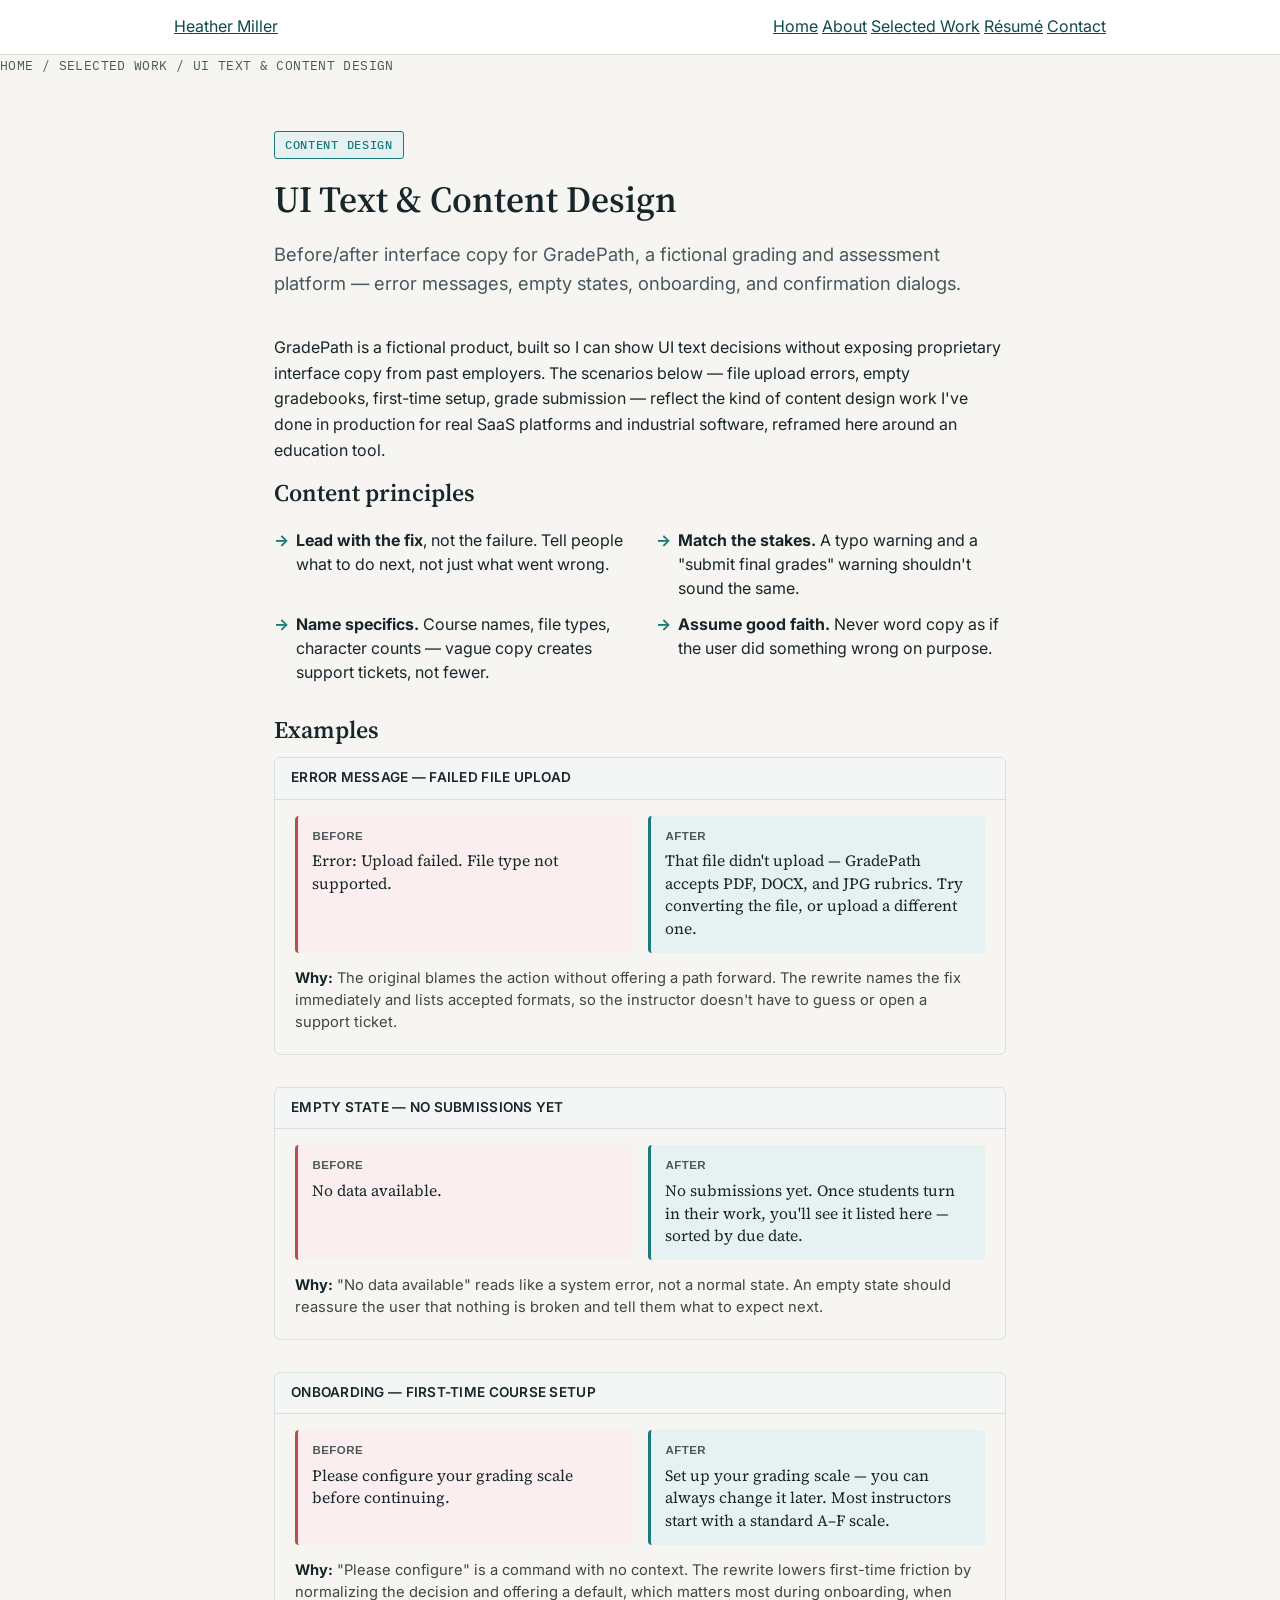
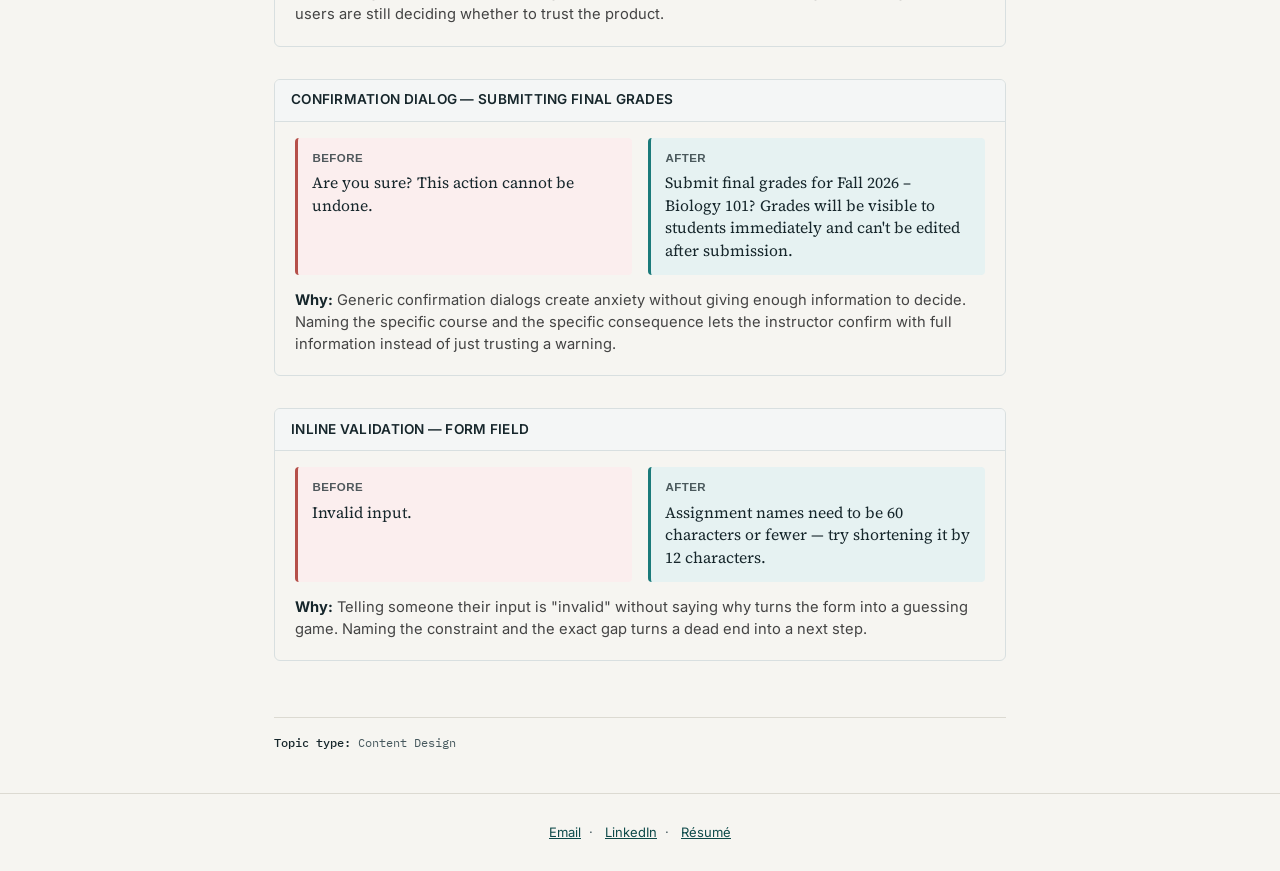
<file: ui-text-sample.html>
<!DOCTYPE html>
<html lang="en">
<head>
<meta charset="UTF-8">
<meta name="viewport" content="width=device-width, initial-scale=1.0">
<title>UI Text &amp; Content Design — Heather Miller</title>
<meta name="description" content="UI text and content design case study: before/after interface copy for a fictional SaaS grading platform, covering error messages, empty states, onboarding, and confirmation dialogs.">
<link rel="stylesheet" href="style.css">
<style>
  /* Scoped additions for this page — merge into style.css later if you want
     these available site-wide. Uses your teal/ink brand colors directly so
     this renders correctly even if variable names differ in your main sheet. */
  .badge.content {
    background-color: #e6f2f2;
    color: #1A7A7A;
    border: 1px solid #1A7A7A;
  }
  .principles {
    display: grid;
    grid-template-columns: 1fr 1fr;
    gap: 0.75rem 2rem;
    margin: 1.25rem 0 2rem;
    padding: 0;
    list-style: none;
  }
  .principles li {
    padding-left: 1.4rem;
    position: relative;
    line-height: 1.5;
  }
  .principles li::before {
    content: "→";
    position: absolute;
    left: 0;
    color: #1A7A7A;
    font-weight: bold;
  }
  .ui-example {
    border: 1px solid #d8dfe0;
    border-radius: 6px;
    margin-bottom: 2rem;
    overflow: hidden;
  }
  .ui-example-label {
    background: #f4f6f6;
    padding: 0.6rem 1rem;
    font-weight: 600;
    font-size: 0.85rem;
    letter-spacing: 0.02em;
    text-transform: uppercase;
    color: #16262B;
    border-bottom: 1px solid #d8dfe0;
  }
  .ui-example-body {
    padding: 1rem 1.25rem 1.25rem;
  }
  .before-after {
    display: grid;
    grid-template-columns: 1fr 1fr;
    gap: 1rem;
    margin-bottom: 0.9rem;
  }
  .ba-block {
    padding: 0.75rem 0.9rem;
    border-radius: 4px;
    font-family: Georgia, "Source Serif 4", serif;
    font-size: 0.98rem;
    line-height: 1.45;
  }
  .ba-block.before {
    background: #fbeeee;
    border-left: 3px solid #b5504a;
  }
  .ba-block.after {
    background: #e6f2f2;
    border-left: 3px solid #1A7A7A;
  }
  .ba-tag {
    display: block;
    font-family: Arial, Inter, sans-serif;
    font-size: 0.72rem;
    text-transform: uppercase;
    letter-spacing: 0.04em;
    font-weight: 700;
    margin-bottom: 0.35rem;
    opacity: 0.75;
  }
  .rationale {
    font-size: 0.92rem;
    color: #444;
    line-height: 1.5;
    margin: 0;
  }
  .rationale strong {
    color: #16262B;
  }
  @media (max-width: 640px) {
    .before-after, .principles { grid-template-columns: 1fr; }
  }
</style>
</head>
<body>

<div class="topbar">
  <div class="topbar-inner">
    <a href="index.html" class="sitename">Heather Miller</a>
    <nav>
      <a href="index.html">Home</a>
      <a href="about.html">About</a>
      <a href="work.html" class="active">Selected Work</a>
      <a href="resume.html">Résumé</a>
      <a href="contact.html">Contact</a>
    </nav>
  </div>
</div>

<div class="breadcrumb">
  <a href="index.html">Home</a> / <a href="work.html">Selected Work</a> / UI Text &amp; Content Design
</div>

<main>
  <span class="badge content">Content Design</span>
  <h1 class="pagetitle">UI Text &amp; Content Design</h1>
  <p class="dek">Before/after interface copy for GradePath, a fictional grading and assessment platform — error messages, empty states, onboarding, and confirmation dialogs.</p>

  <p>GradePath is a fictional product, built so I can show UI text decisions without exposing proprietary interface copy from past employers. The scenarios below — file upload errors, empty gradebooks, first-time setup, grade submission — reflect the kind of content design work I've done in production for real SaaS platforms and industrial software, reframed here around an education tool.</p>

  <h2>Content principles</h2>
  <ul class="principles">
    <li><strong>Lead with the fix</strong>, not the failure. Tell people what to do next, not just what went wrong.</li>
    <li><strong>Match the stakes.</strong> A typo warning and a "submit final grades" warning shouldn't sound the same.</li>
    <li><strong>Name specifics.</strong> Course names, file types, character counts — vague copy creates support tickets, not fewer.</li>
    <li><strong>Assume good faith.</strong> Never word copy as if the user did something wrong on purpose.</li>
  </ul>

  <h2>Examples</h2>

  <div class="ui-example">
    <div class="ui-example-label">Error message — failed file upload</div>
    <div class="ui-example-body">
      <div class="before-after">
        <div class="ba-block before">
          <span class="ba-tag">Before</span>
          Error: Upload failed. File type not supported.
        </div>
        <div class="ba-block after">
          <span class="ba-tag">After</span>
          That file didn't upload — GradePath accepts PDF, DOCX, and JPG rubrics. Try converting the file, or upload a different one.
        </div>
      </div>
      <p class="rationale"><strong>Why:</strong> The original blames the action without offering a path forward. The rewrite names the fix immediately and lists accepted formats, so the instructor doesn't have to guess or open a support ticket.</p>
    </div>
  </div>

  <div class="ui-example">
    <div class="ui-example-label">Empty state — no submissions yet</div>
    <div class="ui-example-body">
      <div class="before-after">
        <div class="ba-block before">
          <span class="ba-tag">Before</span>
          No data available.
        </div>
        <div class="ba-block after">
          <span class="ba-tag">After</span>
          No submissions yet. Once students turn in their work, you'll see it listed here — sorted by due date.
        </div>
      </div>
      <p class="rationale"><strong>Why:</strong> "No data available" reads like a system error, not a normal state. An empty state should reassure the user that nothing is broken and tell them what to expect next.</p>
    </div>
  </div>

  <div class="ui-example">
    <div class="ui-example-label">Onboarding — first-time course setup</div>
    <div class="ui-example-body">
      <div class="before-after">
        <div class="ba-block before">
          <span class="ba-tag">Before</span>
          Please configure your grading scale before continuing.
        </div>
        <div class="ba-block after">
          <span class="ba-tag">After</span>
          Set up your grading scale — you can always change it later. Most instructors start with a standard A–F scale.
        </div>
      </div>
      <p class="rationale"><strong>Why:</strong> "Please configure" is a command with no context. The rewrite lowers first-time friction by normalizing the decision and offering a default, which matters most during onboarding, when users are still deciding whether to trust the product.</p>
    </div>
  </div>

  <div class="ui-example">
    <div class="ui-example-label">Confirmation dialog — submitting final grades</div>
    <div class="ui-example-body">
      <div class="before-after">
        <div class="ba-block before">
          <span class="ba-tag">Before</span>
          Are you sure? This action cannot be undone.
        </div>
        <div class="ba-block after">
          <span class="ba-tag">After</span>
          Submit final grades for Fall 2026 – Biology 101? Grades will be visible to students immediately and can't be edited after submission.
        </div>
      </div>
      <p class="rationale"><strong>Why:</strong> Generic confirmation dialogs create anxiety without giving enough information to decide. Naming the specific course and the specific consequence lets the instructor confirm with full information instead of just trusting a warning.</p>
    </div>
  </div>

  <div class="ui-example">
    <div class="ui-example-label">Inline validation — form field</div>
    <div class="ui-example-body">
      <div class="before-after">
        <div class="ba-block before">
          <span class="ba-tag">Before</span>
          Invalid input.
        </div>
        <div class="ba-block after">
          <span class="ba-tag">After</span>
          Assignment names need to be 60 characters or fewer — try shortening it by 12 characters.
        </div>
      </div>
      <p class="rationale"><strong>Why:</strong> Telling someone their input is "invalid" without saying why turns the form into a guessing game. Naming the constraint and the exact gap turns a dead end into a next step.</p>
    </div>
  </div>

  <div class="topic-footer">
    <span><strong>Topic type:</strong> Content Design</span>
  </div>
</main>

<footer class="sitefooter">
  <a href="mailto:miller1218@outlook.com">Email</a>·
  <a href="https://www.linkedin.com/in/heather-m-8a455a157/" target="_blank" rel="noopener">LinkedIn</a>·
  <a href="resume.html">Résumé</a>
</footer>

</body>
</html>
</file>
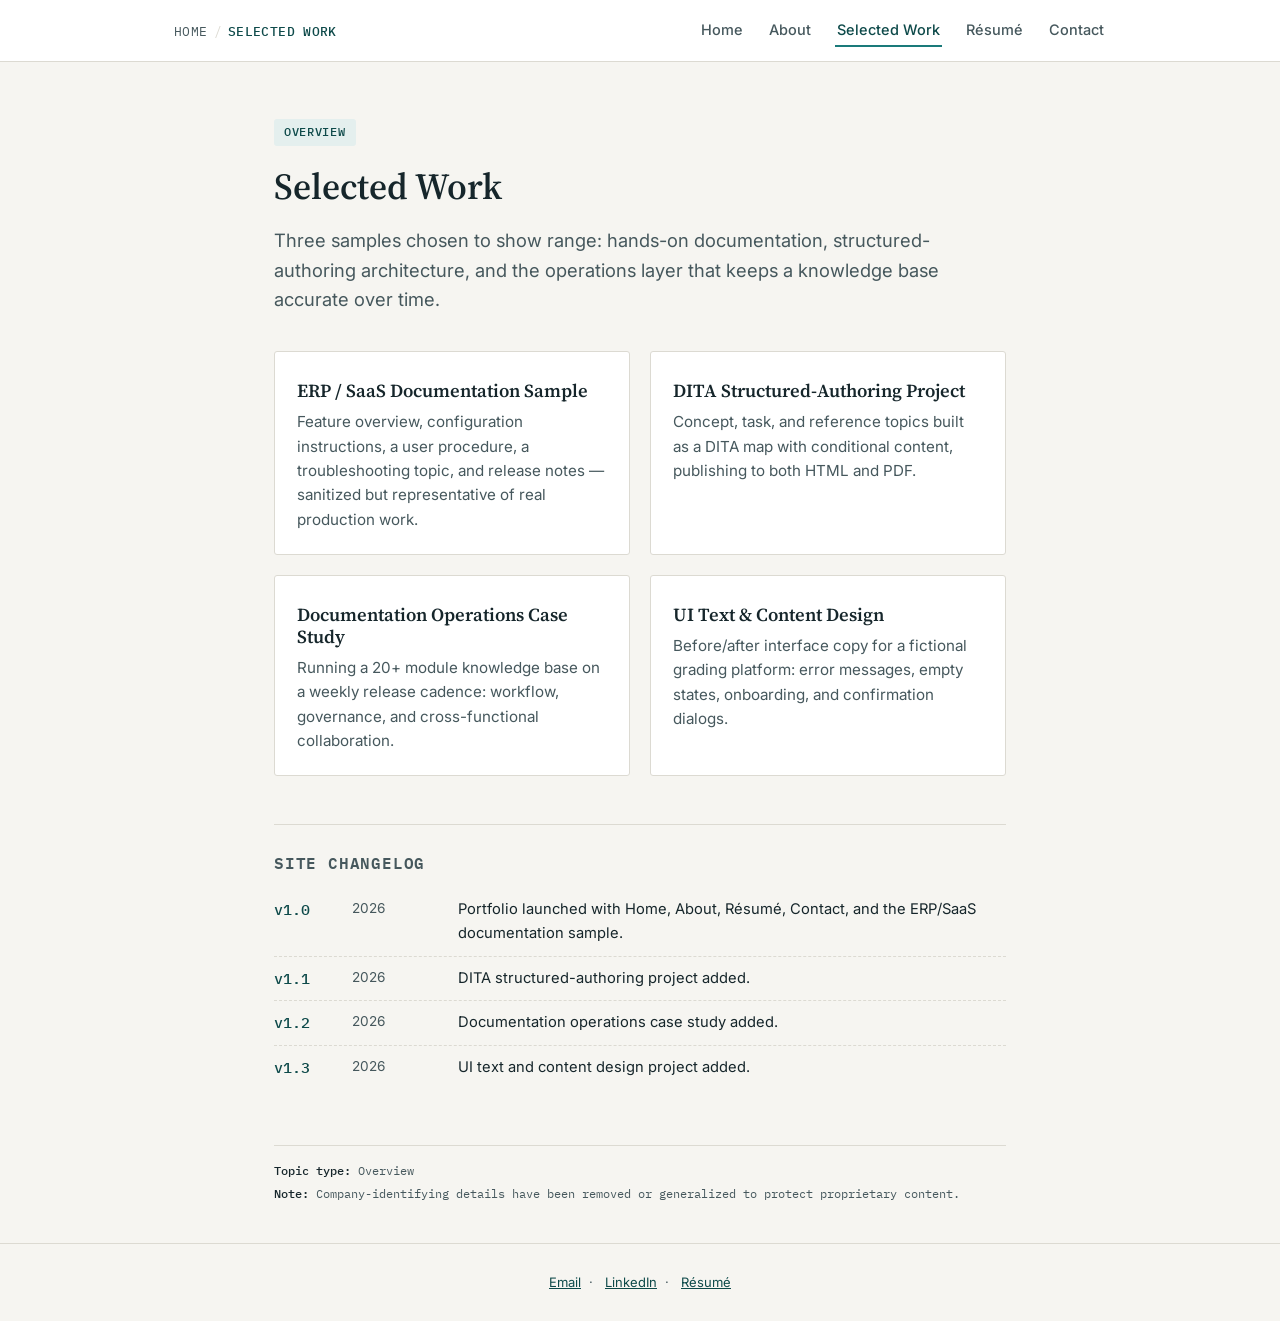
<file: work.html>
<!DOCTYPE html>
<html lang="en">
<head>
<meta charset="UTF-8">
<meta name="viewport" content="width=device-width, initial-scale=1.0">
<title>Selected Work — Heather Miller</title>
  <meta name="description" content="Selected work samples from Heather Miller: ERP/SaaS documentation, DITA structured authoring, and a documentation operations case study.">
<link rel="stylesheet" href="style.css">
</head>
<body>

<div class="topbar">
  <div class="topbar-inner">
    <div class="breadcrumb"><a href="index.html">Home</a><span class="sep">/</span><span class="current">Selected Work</span></div>
    <nav class="mainnav">
      <a href="index.html">Home</a>
      <a href="about.html">About</a>
      <a href="work.html" class="active">Selected Work</a>
      <a href="resume.html">Résumé</a>
      <a href="contact.html">Contact</a>
    </nav>
  </div>
</div>

<main>
  <span class="badge overview">Overview</span>
  <h1 class="pagetitle">Selected Work</h1>
  <p class="dek">Three samples chosen to show range: hands-on documentation, structured-authoring architecture, and the operations layer that keeps a knowledge base accurate over time.</p>

  <div class="card-grid">
    <a class="card" href="erp-saas-sample.html">
     <h3>ERP / SaaS Documentation Sample</h3>
      <p>Feature overview, configuration instructions, a user procedure, a troubleshooting topic, and release notes — sanitized but representative of real production work.</p>
    </a>
    <a class="card" href="dita-sample.html">
      <h3>DITA Structured-Authoring Project</h3>
      <p>Concept, task, and reference topics built as a DITA map with conditional content, publishing to both HTML and PDF.</p>
    </a>
     <a class="card" href="ops-case-study.html">
     <h3>Documentation Operations Case Study</h3>
      <p>Running a 20+ module knowledge base on a weekly release cadence: workflow, governance, and cross-functional collaboration.</p>
    </a>
    <a class="card" href="ui-text-sample.html">
    <h3>UI Text & Content Design</h3>
  <p>Before/after interface copy for a fictional grading platform: error messages, empty states, onboarding, and confirmation dialogs.</p>
</a>
  </div>
  <div class="changelog">
    <h2>Site Changelog</h2>
    <div class="changelog-entry">
      <span class="ver mono">v1.0</span>
      <span class="date">2026</span>
      <span>Portfolio launched with Home, About, Résumé, Contact, and the ERP/SaaS documentation sample.</span>
    </div>
    <div class="changelog-entry">
      <span class="ver mono">v1.1</span>
      <span class="date">2026</span>
      <span>DITA structured-authoring project added.</span>
    </div>
    <div class="changelog-entry">
      <span class="ver mono">v1.2</span>
      <span class="date">2026</span>
      <span>Documentation operations case study added.</span>
    </div>
    <div class="changelog-entry">
      <span class="ver mono">v1.3</span>
      <span class="date">2026</span>
      <span>UI text and content design project added.</span>
    </div>
  </div>

  <div class="topic-footer">
    <span><strong>Topic type:</strong> Overview</span>
    <span><strong>Note:</strong> Company-identifying details have been removed or generalized to protect proprietary content.</span>
  </div>
</main>

<footer class="sitefooter">
  <a href="mailto:miller1218@outlook.com">Email</a>·
  <a href="https://www.linkedin.com/in/heather-m-8a455a157/" target="_blank" rel="noopener">LinkedIn</a>·
  <a href="resume.html">Résumé</a>
</footer>

</body>
</html>
</file>
<file: style.css>
@import url('https://fonts.googleapis.com/css2?family=Source+Serif+4:opsz,wght@8..60,400;8..60,600;8..60,700&family=Inter:wght@400;500;600&family=IBM+Plex+Mono:wght@400;500&display=swap');

:root {
  --ink: #16262B;
  --ink-soft: #46585D;
  --teal-deep: #0E4A4A;
  --teal: #1A7A7A;
  --teal-pale: #E4EFEE;
  --paper: #F6F5F1;
  --panel: #FFFFFF;
  --ochre: #A9762C;
  --ochre-pale: #F3E9D8;
  --line: #DCDAD2;
  --radius: 3px;
}

* { box-sizing: border-box; }

html { scroll-behavior: smooth; }

body {
  margin: 0;
  background: var(--paper);
  color: var(--ink);
  font-family: 'Inter', -apple-system, 'Segoe UI', sans-serif;
  font-size: 16px;
  line-height: 1.6;
  -webkit-font-smoothing: antialiased;
}

a { color: var(--teal-deep); }
a:hover { color: var(--teal); }

h1, h2, h3 {
  font-family: 'Source Serif 4', Georgia, serif;
  font-weight: 600;
  color: var(--ink);
  line-height: 1.2;
  margin: 0 0 0.5em;
}

.mono {
  font-family: 'IBM Plex Mono', monospace;
}

/* ---- Top utility bar: breadcrumb + nav ---- */
.topbar {
  border-bottom: 1px solid var(--line);
  background: var(--panel);
  position: sticky;
  top: 0;
  z-index: 20;
}

.topbar-inner {
  max-width: 980px;
  margin: 0 auto;
  padding: 14px 24px;
  display: flex;
  align-items: center;
  justify-content: space-between;
  gap: 16px;
  flex-wrap: wrap;
}

.breadcrumb {
  font-family: 'IBM Plex Mono', monospace;
  font-size: 12.5px;
  letter-spacing: 0.03em;
  color: var(--ink-soft);
  text-transform: uppercase;
}

.breadcrumb a { color: var(--ink-soft); text-decoration: none; }
.breadcrumb a:hover { color: var(--teal); }

.breadcrumb .sep { margin: 0 6px; color: var(--line); }
.breadcrumb .current { color: var(--teal-deep); font-weight: 500; }

nav.mainnav {
  display: flex;
  gap: 22px;
  font-size: 14.5px;
  font-weight: 500;
}

nav.mainnav a {
  text-decoration: none;
  color: var(--ink-soft);
  padding: 4px 2px;
  border-bottom: 2px solid transparent;
}

nav.mainnav a:hover,
nav.mainnav a.active {
  color: var(--teal-deep);
  border-bottom-color: var(--teal);
}

/* ---- Page shell ---- */
main {
  max-width: 780px;
  margin: 0 auto;
  padding: 56px 24px 40px;
}

.wide main { max-width: 980px; }

/* ---- Topic-type badge (mirrors DITA topic types) ---- */
.badge {
  display: inline-block;
  font-family: 'IBM Plex Mono', monospace;
  font-size: 11.5px;
  letter-spacing: 0.06em;
  text-transform: uppercase;
  font-weight: 500;
  padding: 4px 10px;
  border-radius: var(--radius);
  margin-bottom: 18px;
}

.badge.concept { background: var(--teal-pale); color: var(--teal-deep); }
.badge.task { background: var(--ochre-pale); color: var(--ochre); }
.badge.reference { background: #EFEFEF; color: var(--ink-soft); }
.badge.overview { background: var(--teal-pale); color: var(--teal-deep); }

h1.pagetitle {
  font-size: 2.3rem;
  margin-bottom: 0.3em;
}

.dek {
  font-size: 1.15rem;
  color: var(--ink-soft);
  margin-bottom: 2em;
  max-width: 60ch;
}

/* ---- Cards for Selected Work ---- */
.card-grid {
  display: grid;
  grid-template-columns: repeat(auto-fit, minmax(260px, 1fr));
  gap: 20px;
  margin: 32px 0;
}

.card {
  background: var(--panel);
  border: 1px solid var(--line);
  border-radius: var(--radius);
  padding: 22px;
  text-decoration: none;
  color: inherit;
  display: block;
  transition: border-color 0.15s ease, transform 0.15s ease;
}

.card:hover {
  border-color: var(--teal);
  transform: translateY(-2px);
}

.card h3 { font-size: 1.15rem; margin: 6px 0 8px; }
.card p { font-size: 0.95rem; color: var(--ink-soft); margin: 0; }

.card .status {
  font-family: 'IBM Plex Mono', monospace;
  font-size: 11px;
  color: var(--ochre);
  text-transform: uppercase;
  letter-spacing: 0.04em;
}

/* ---- Release notes / changelog strip ---- */
.changelog {
  border-top: 1px solid var(--line);
  margin-top: 48px;
  padding-top: 28px;
}

.changelog h2 {
  font-size: 1rem;
  font-family: 'IBM Plex Mono', monospace;
  text-transform: uppercase;
  letter-spacing: 0.05em;
  color: var(--ink-soft);
  margin-bottom: 16px;
}

.changelog-entry {
  display: flex;
  gap: 16px;
  padding: 10px 0;
  border-bottom: 1px dashed var(--line);
  font-size: 0.92rem;
}

.changelog-entry:last-child { border-bottom: none; }

.changelog-entry .ver {
  font-family: 'IBM Plex Mono', monospace;
  color: var(--teal-deep);
  font-weight: 500;
  min-width: 62px;
}

.changelog-entry .date {
  color: var(--ink-soft);
  min-width: 90px;
  font-size: 0.85rem;
}

/* ---- Metadata footer (mirrors a real help-topic footer) ---- */
.topic-footer {
  margin-top: 56px;
  padding-top: 16px;
  border-top: 1px solid var(--line);
  font-family: 'IBM Plex Mono', monospace;
  font-size: 11.5px;
  color: var(--ink-soft);
  display: flex;
  flex-wrap: wrap;
  gap: 4px 18px;
}

.topic-footer span strong {
  color: var(--ink);
  font-weight: 500;
}

/* ---- Site footer ---- */
footer.sitefooter {
  border-top: 1px solid var(--line);
  padding: 28px 24px;
  text-align: center;
  font-size: 13px;
  color: var(--ink-soft);
}

footer.sitefooter a { margin: 0 8px; }

/* ---- Misc content elements ---- */
.section { margin: 40px 0; }

ul.tight { padding-left: 1.2em; }
ul.tight li { margin-bottom: 6px; }

table.spec {
  width: 100%;
  border-collapse: collapse;
  margin: 16px 0;
  font-size: 0.93rem;
}

table.spec th, table.spec td {
  text-align: left;
  padding: 8px 12px;
  border-bottom: 1px solid var(--line);
}

table.spec th {
  font-family: 'IBM Plex Mono', monospace;
  font-size: 11.5px;
  text-transform: uppercase;
  letter-spacing: 0.04em;
  color: var(--ink-soft);
}

.callout {
  background: var(--teal-pale);
  border-left: 3px solid var(--teal);
  padding: 14px 18px;
  border-radius: var(--radius);
  font-size: 0.95rem;
  margin: 20px 0;
}

.btn {
  display: inline-block;
  background: var(--teal-deep);
  color: #fff;
  text-decoration: none;
  padding: 10px 20px;
  border-radius: var(--radius);
  font-weight: 500;
  font-size: 0.95rem;
}

.btn:hover { background: var(--teal); color: #fff; }

.btn.ghost {
  background: transparent;
  color: var(--teal-deep);
  border: 1px solid var(--teal-deep);
}

.btn.ghost:hover { background: var(--teal-pale); }
.code-label {
  font-family: 'IBM Plex Mono', monospace;
  font-size: 0.75rem;
  color: var(--ink-soft);
  text-transform: uppercase;
  letter-spacing: 0.04em;
  margin-bottom: 6px;
  display: block;
}

pre.codeblock {
  background: var(--panel);
  border: 1px solid var(--line);
  border-radius: var(--radius);
  padding: 16px 18px;
  overflow-x: auto;
  font-family: 'IBM Plex Mono', monospace;
  font-size: 0.85rem;
  line-height: 1.5;
  color: var(--ink);
  margin: 0 0 16px;
}

@media (max-width: 600px) {
  .topbar-inner { flex-direction: column; align-items: flex-start; }
  h1.pagetitle { font-size: 1.8rem; }
}
</file>
